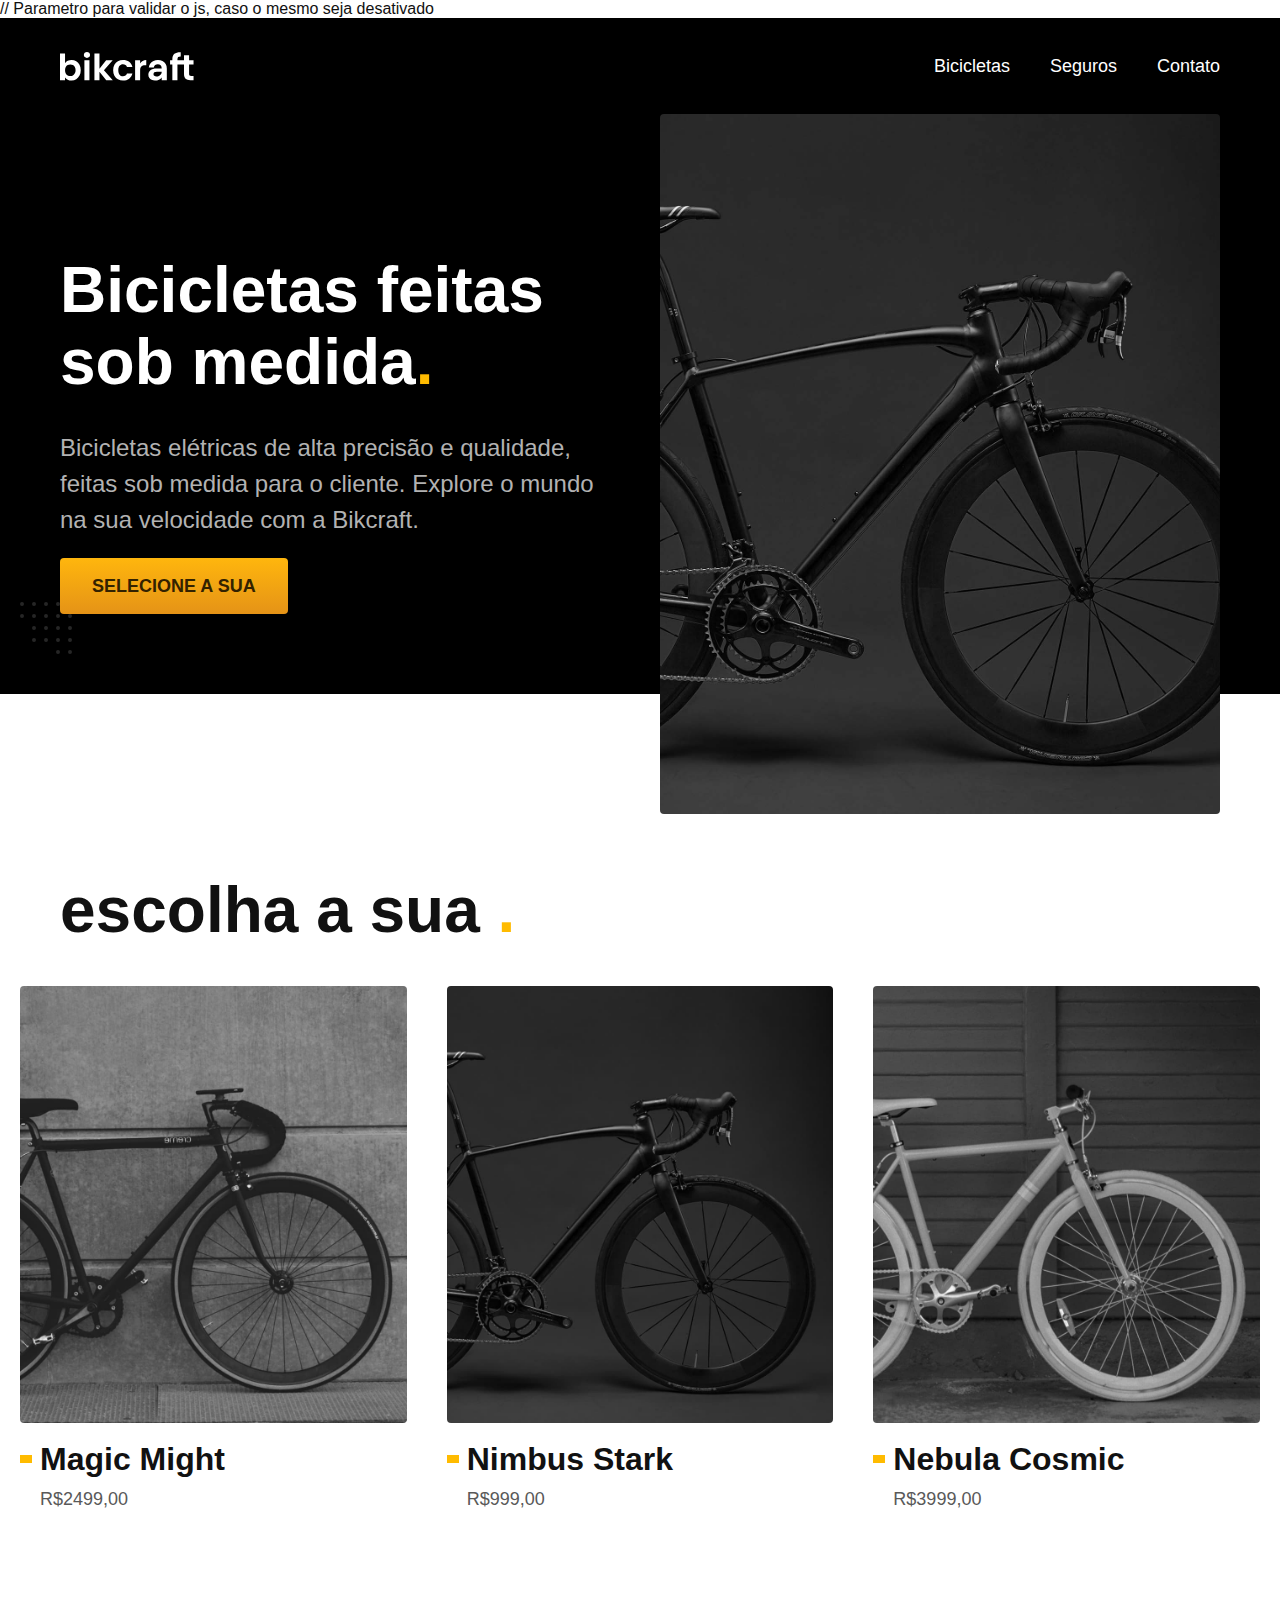
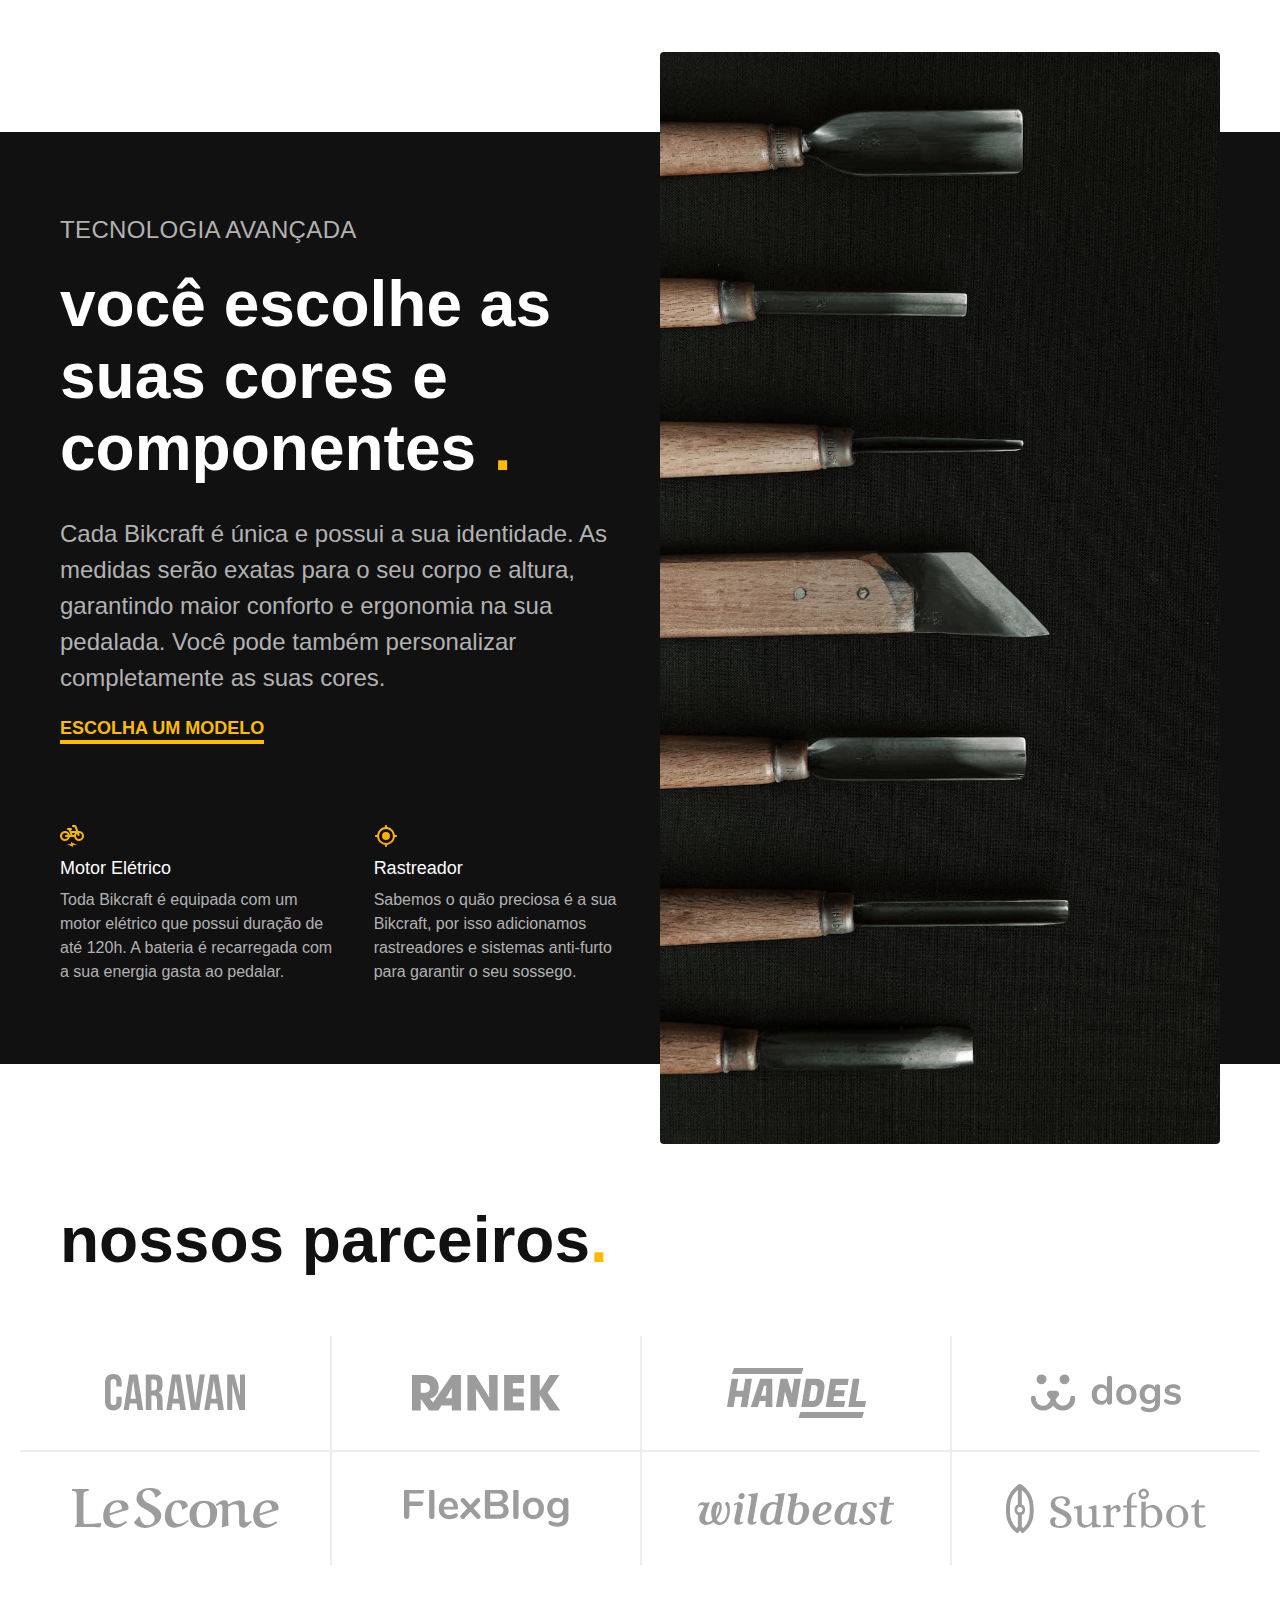
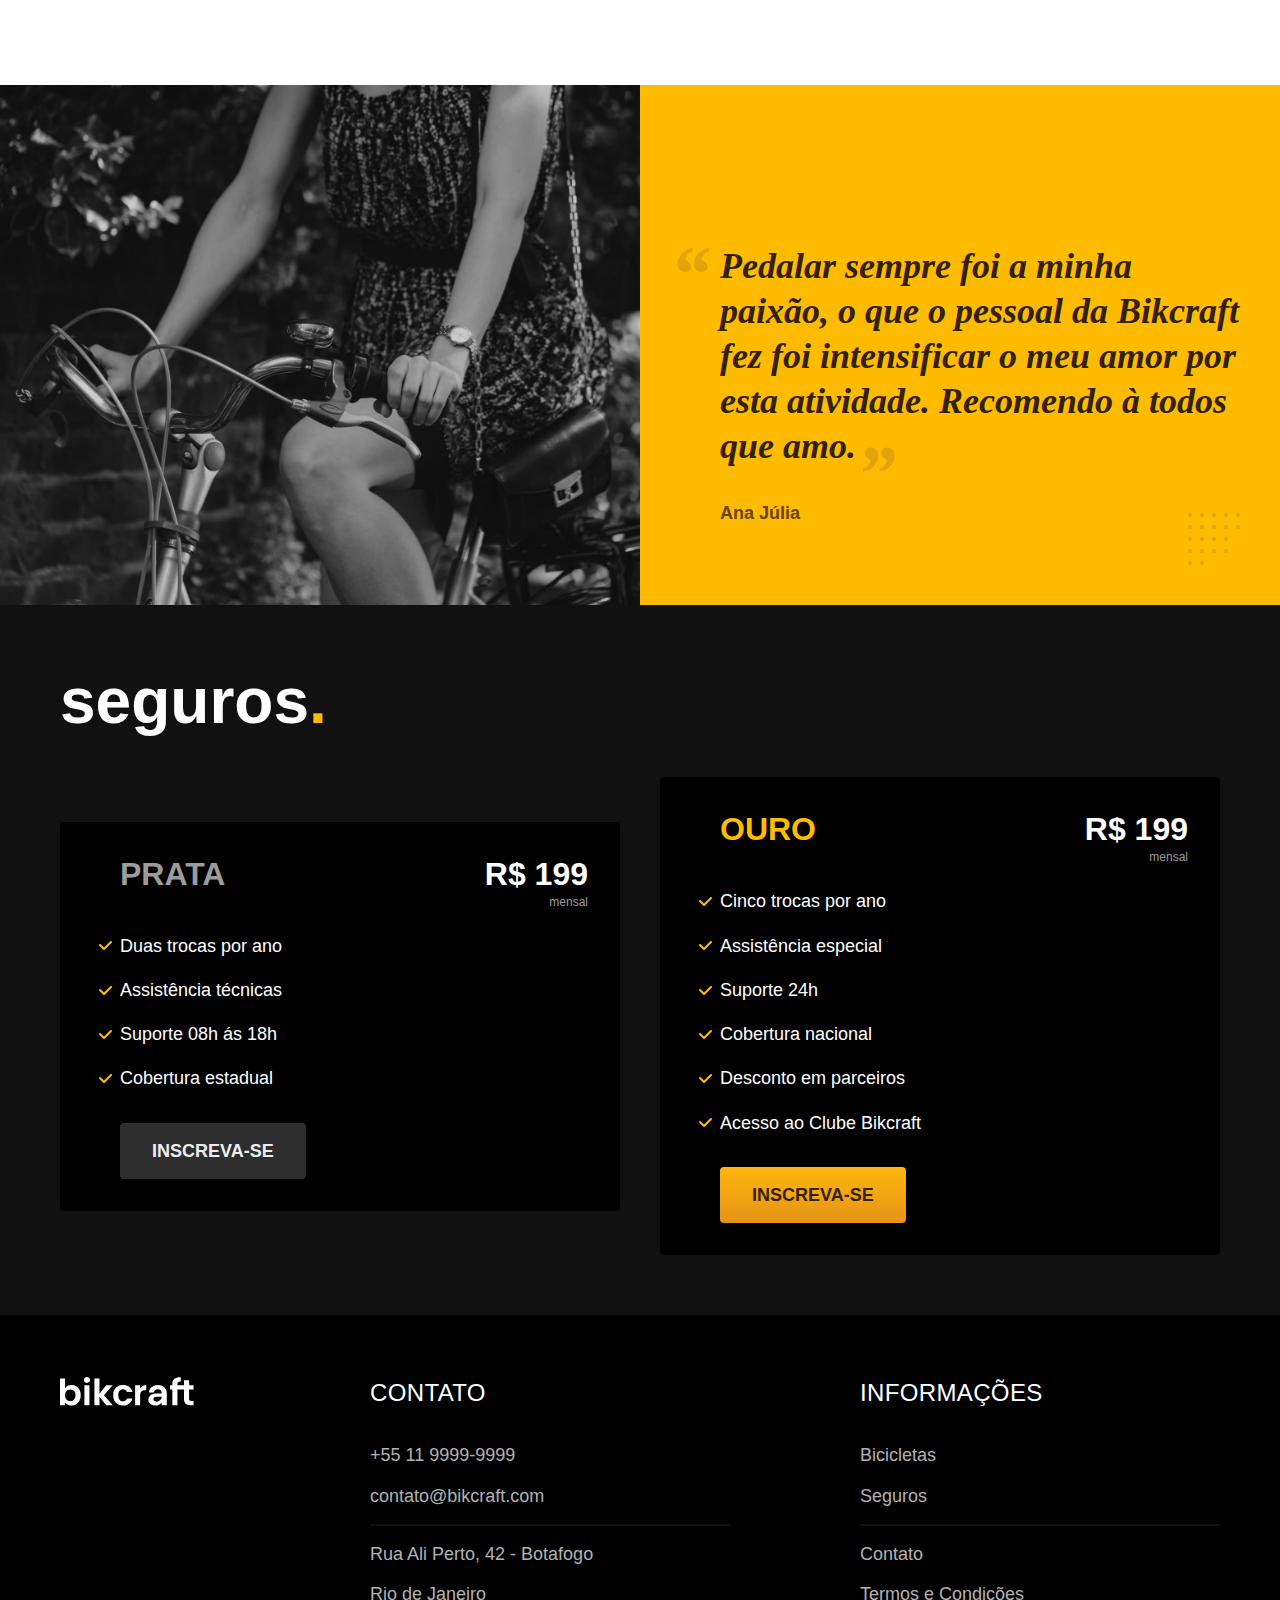
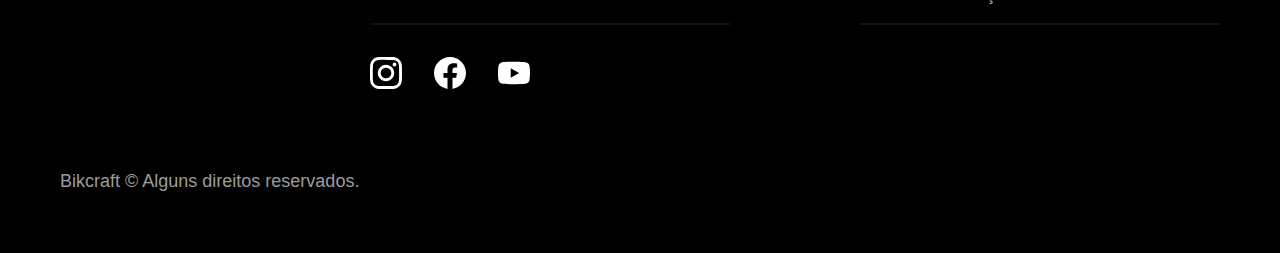
<file: index.html>
<!DOCTYPE html>
<html lang="pt-br">

<head>
  <meta charset="UTF-8">
  <meta http-equiv="X-UA-Compatible" content="IE=edge">
  <meta name="viewport" content="width=device-width, initial-scale=1.0">
  <title>Bikcraft - Bicicletas Elétricas</title>
  <meta name="description" content="Bicicletas elétricas de alta precisão e qualidade, feitas sob medida para você. Explore o mundo na sua velocidade com a Bikcraft.">

  <link rel="preload" href="./css/style.css" as="style">
  <link rel="stylesheet" href="./css/style.css">
  // Parametro para validar o js, caso o mesmo seja desativado
  <script>
    document.documentElement.classList.add('js');
  </script>
</head>

<body>
  <header class="header-bg">
    <div class="header container">
      <a href="./"><img src="./img/bikcraft.svg" width="136" height="32" alt="Bikcraft"></a>

      <nav aria-label="primaria">
        <ul class="header-menu font-1-m cor-0">
          <li><a href="./bicicletas.html">Bicicletas</a></li>
          <li><a href="./seguros.html">Seguros</a></li>
          <li><a href="./contato.html">Contato</a></li>
        </ul>
      </nav>
    </div>
  </header>

  <main class="introducao-bg">
    <div class="introducao container">
      <div class="introducao-conteudo">
        <h1 class="font-1-xxl cor-0" data-anime="200">Bicicletas feitas
          sob medida<span class="cor-p1">.</span></h1>
        <p class="font-2-l cor-5" data-anime="400">Bicicletas elétricas de alta precisão e qualidade, feitas sob medida para o cliente. Explore o mundo na sua velocidade com a Bikcraft.</p>
        <a class="botao" data-anime="600" href="./">Selecione a sua</a>
      </div>
      <picture data-anime="800">
        <!-- Vai carregar somente no Mobile - max-width: 800px -->
        <source media="(max-width: 800px)" srcset="./img/bicicletas/nimbus.jpg">
        <img src="./img/fotos/introducao.jpg" width="1280" height="1600" alt="Bicicleta Elétrica Preta.">
      </picture>
    </div>
  </main>

  <article class="bicicletas-lista">
    <h2 class="font-1-xxl container">escolha a sua <span class="cor-p1">.</span></h2>

    <ul>
      <li>
        <a href="./bicicleta/magic.html">
          <!-- Para saber os tamanhos das imagens, instalamos um pluggin para saber. Definimos na tag os tamanhos, para um perfomece melhor. -->
          <img src="./img/bicicletas/magic-home.jpg" width="920" height="1040" alt="Bicilete preta.">
          <h3 class="font-1-xl">Magic Might</h3>
          <span class="font-2-m cor-8">R$2499,00</span>
        </a>
      </li>
      <li>
        <a href="./bicicleta/nimbus.html">
          <img src="./img/bicicletas/nimbus-home.jpg" width="920" height="1040" alt="Bicilete preta.">
          <h3 class="font-1-xl">Nimbus Stark</h3>
          <span class="font-2-m cor-8">R$999,00</span>
        </a>
      </li>
      <li>
        <a href="./bicicleta/nebula.html">
          <img src="./img/bicicletas/nebula-home.jpg" width="920" height="1040" alt="Bicilete preta.">
          <h3 class="font-1-xl">Nebula Cosmic</h3>
          <span class="font-2-m cor-8">R$3999,00</span>
        </a>
      </li>
    </ul>
  </article>

  <article class="tecnologia-bg">
    <div class="tecnologia container">
      <div class="tecnologia-conteudo">
        <span class="font-2-l-b cor-5">Tecnologia Avançada</span>
        <h2 class="font-1-xxl cor-0">você escolhe as suas cores e componentes <span class="cor-p1">.</span></h2>
        <p class="font-2-l cor-5">Cada Bikcraft é única e possui a sua identidade. As medidas serão exatas para o seu corpo e altura, garantindo maior conforto e ergonomia na sua pedalada. Você pode também personalizar completamente as suas cores.</p>
        <a class="link" href="./bicicletas.html">Escolha um modelo</a>
        <div class="tecnologia-vantagens">
          <div>
            <!-- Aqui não definimos o tamanho exato, pois já informamos no CSS um width = 24px, e o CSS é mais válido que o HTML. Então, para não haver um distorção na img, colocamos ambos os tamanhos de 24px -->
            <img src="./img/icones/eletrica.svg" width="24" height="24" alt="">
            <h3 class="font-1-m cor-0">Motor Elétrico</h3>
            <p class="font-2-s cor-5">Toda Bikcraft é equipada com um motor elétrico que possui duração de até 120h. A bateria é recarregada com a sua energia gasta ao pedalar.</p>
          </div>
          <div>
            <img src="./img/icones/rastreador.svg" width="24" height="24" alt="">
            <h3 class="font-1-m cor-0">Rastreador</h3>
            <p class="font-2-s cor-5"> Sabemos o quão preciosa é a sua Bikcraft, por isso adicionamos rastreadores e sistemas anti-furto para garantir o seu sossego.</p>
          </div>
        </div>
      </div>
      <div class="tecnologia-imagem">
        <img src="./img/fotos/tecnologia.jpg" width="1200" height="1920" alt="">
      </div>
    </div>
  </article>

  <section class="parceiros" aria-label="Nossos Parceiros">
    <h2 class="font-1-xxl container">nossos parceiros<span class="cor-p1">.</span></h2>

    <ul>
      <li><img src="./img/parceiros/caravan.svg" width="140" height="38" alt="Caravan"></li>
      <li><img src="./img/parceiros/ranek.svg" width="149" height="36" alt="ranek.svg"></li>
      <li><img src="./img/parceiros/handel.svg" width="139" height="50" alt="handel"></li>
      <li><img src="./img/parceiros/dogs.svg" width="152" height="39" alt="dogs"></li>
      <li><img src="./img/parceiros/lescone.svg" width="208" height="41" alt="lescone"></li>
      <li><img src="./img/parceiros/flexblog.svg" width="165" height="38" alt="flexblog"></li>
      <li><img src="./img/parceiros/wildbeast.svg" width="196" height="34" alt="wildbeast"></li>
      <li><img src="./img/parceiros/surfbot.svg" width="200" height="49" alt="surfbot"></li>
    </ul>
  </section>

  <section class="depoimento" aria-label="Depoimento">
    <div>
      <img src="./img/fotos/depoimento.jpg" width="1560" height="1360" alt="Uma pessoa pedalando uma bicicleta Bikcraft">
    </div>

    <div class="depoimento-conteudo">
      <blockquote class="font-1-xl cor-p5">
        <p>Pedalar sempre foi a minha paixão, o que o pessoal da Bikcraft fez foi intensificar o meu amor por esta atividade. Recomendo à todos que amo.</p>
      </blockquote>
      <span class="font-1-m-b cor-p4">Ana Júlia</span>
    </div>
  </section>

  <article class="seguros-bg">
    <div class="seguros container">
      <h2 class="font-1-xxl cor-0">seguros<span class="cor-p1">.</span></h2>
      <div class="seguros-item">
        <h3 class="font-1-xl cor-6">PRATA</h3>
        <span class="font-1-xl cor-0">R$ 199 <span class="font-1-xs cor-6">mensal</span></span>
        <ul class="font-2-m cor-0">
          <li>Duas trocas por ano</li>
          <li>Assistência técnicas</li>
          <li>Suporte 08h ás 18h</li>
          <li>Cobertura estadual</li>
        </ul>
        <a href="./orcamento.html" class="botao secundario">Inscreva-se</a>
      </div>

      <div class="seguros-item">
        <h3 class="font-1-xl cor-p1">OURO</h3>
        <span class="font-1-xl cor-0">R$ 199 <span class="font-1-xs cor-6">mensal</span></span>
        <ul class="font-2-m cor-0">
          <li>Cinco trocas por ano</li>
          <li>Assistência especial</li>
          <li>Suporte 24h</li>
          <li>Cobertura nacional</li>
          <li>Desconto em parceiros</li>
          <li>Acesso ao Clube Bikcraft</li>
        </ul>
        <a href="./orcamento.html" class="botao">Inscreva-se</a>
      </div>
    </div>
  </article>

  <footer class="footer-bg">
    <div class="footer container">
      <img src="./img/bikcraft.svg" width="136" height="32" alt="Bikcraft">
      <div class="footer-contato">
        <h3 class="font-2-l-b cor-0">Contato</h3>
        <ul class="font-2-m cor-5 ">
          <li><a href="tel:+5511999999999">+55 11 9999-9999</a></li>
          <li><a href="mailto:contato@bikcraft.com">contato@bikcraft.com</a></li>
          <li>Rua Ali Perto, 42 - Botafogo</li>
          <li>Rio de Janeiro</li>
        </ul>
        <div class="footer-redes">
          <a href="./"><img src="./img/redes/instagram.svg" width="32" height="32" alt=""></a>
          <a href="./"><img src="./img/redes/facebook.svg" width="32" height="32" alt=""></a>
          <a href="./"><img src="./img/redes/youtube.svg" width="32" height="32" alt=""></a>
        </div>
      </div>
      <div class="footer-informacoes">
        <h3 class="font-2-l-b cor-0">Informações</h3>
        <nav>
          <ul class="font-1-m cor-5">
            <li><a href="./bicicletas.html">Bicicletas</a></li>
            <li><a href="./seguros.html">Seguros</a></li>
            <li><a href="./contato.html">Contato</a></li>
            <li><a href="./termos.html">Termos e Condições</a></li>
          </ul>
        </nav>
      </div>
      <p class="footer-copy font-2-m cor-6">Bikcraft © Alguns direitos reservados. </p>
    </div>
  </footer>
  <script src="./js/plugins/simple-anime.js"></script>
  <script src="./js/script.js"></script>
</body>

</html>
</file>
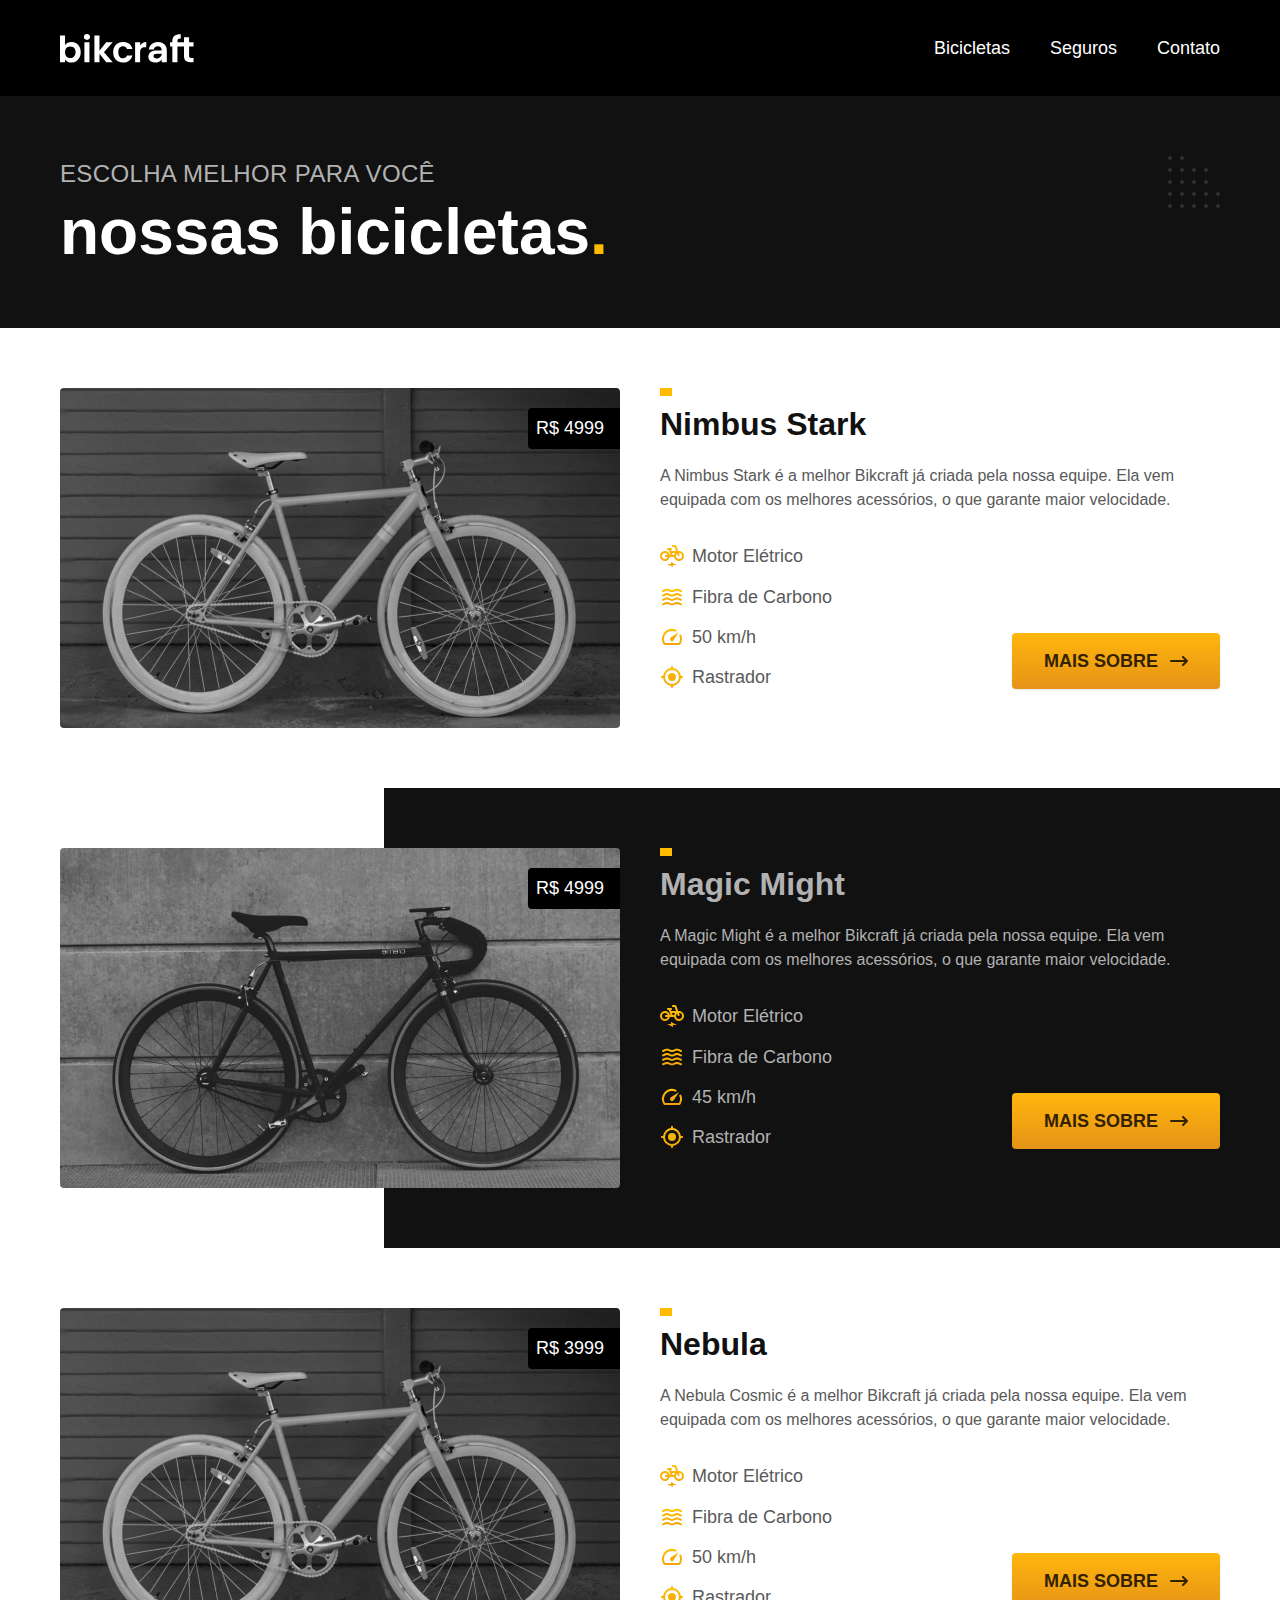
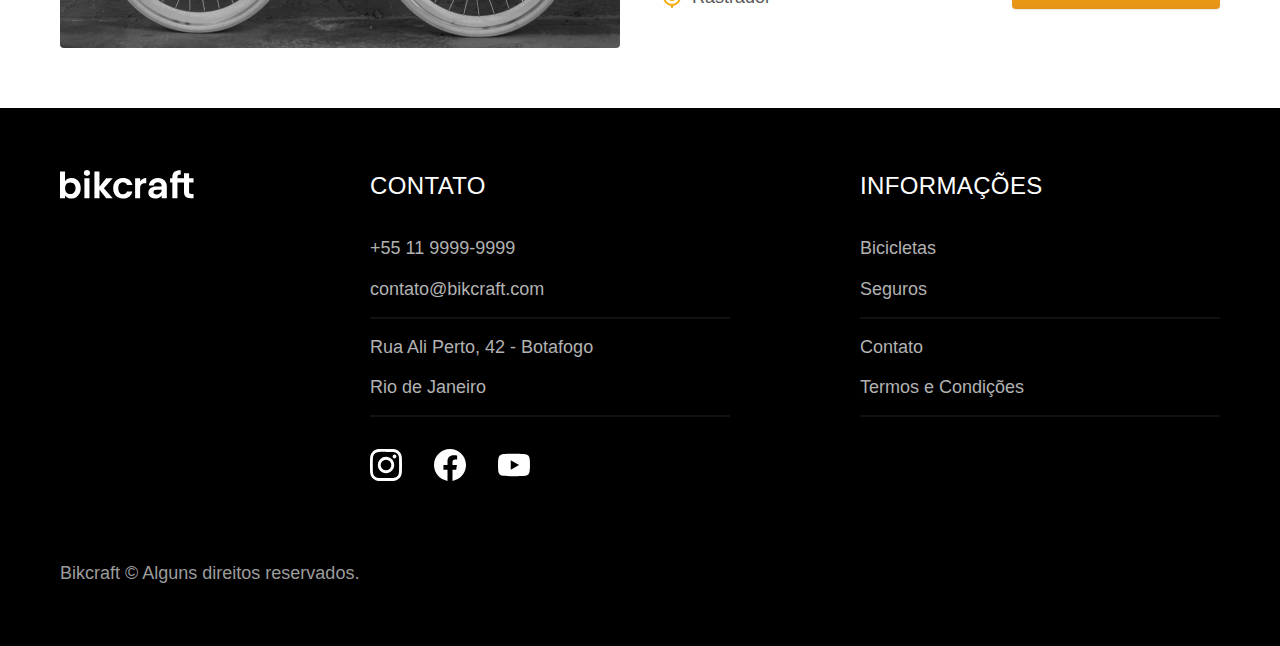
<file: bicicletas.html>
<!DOCTYPE html>
<html lang="pt-br">

<head>
  <meta charset="UTF-8">
  <meta http-equiv="X-UA-Compatible" content="IE=edge">
  <meta name="viewport" content="width=device-width, initial-scale=1.0">
  <title>Bicicletas | Bikcraft</title>
  <meta name="description" content="Termos e Condições">

  <link rel="preload" href="./css/style.css" as="style">
  <link rel="stylesheet" href="./css/style.css">
  <!-- <link rel="preconnect" href="https://fonts.googleapis.com">
  <link rel="preconnect" href="https://fonts.gstatic.com" crossorigin>
  <link href="https://fonts.googleapis.com/css2?family=Fira+Sans:wght@400;700&family=Poppins:wght@400;600&family=Roboto:wght@400;500&display=swap" rel="stylesheet"> -->
  <script>
    document.documentElement.classList.add('js')
  </script>

<body id="bicicletas">
  <header class="header-bg">
    <div class="header container">
      <a href="./"><img src="./img/bikcraft.svg" alt="Bikcraft"></a>

      <nav aria-label="primaria">
        <ul class="header-menu font-1-m cor-0">
          <li><a href="./bicicletas.html">Bicicletas</a></li>
          <li><a href="./seguros.html">Seguros</a></li>
          <li><a href="./contato.html">Contato</a></li>
        </ul>
      </nav>
    </div>
  </header>

  <main>
    <div class="titulo-bg">
      <div class="titulo container">
        <p class="font-2-l-b cor-5">Escolha melhor para você</p>
        <h1 class="font-1-xxl cor-0">nossas bicicletas<span class="cor-p1">.</span>
        </h1>
      </div>
    </div>


    <div class="bicicletas container">
      <div class="bicicletas-imagem">
        <img src="./img/bicicletas/nebula.jpg" alt="Bicicleta preta">
        <span class="font-2-m cor-0">R$ 4999</span>
      </div>
      <div class="bicicletas-conteudo">
        <h2 class="font-1-xl">Nimbus Stark</h2>
        <p class="font-2-s cor-8">A Nimbus Stark é a melhor Bikcraft já criada pela nossa equipe. Ela vem equipada com os melhores acessórios, o que garante maior velocidade.</p>
        <ul class="font-1-m cor-8">
          <li><img src="./img/icones/eletrica.svg" alt="">
            Motor Elétrico
          </li>
          <li><img src="./img/icones/carbono.svg" alt="">
            Fibra de Carbono
          </li>
          <li><img src="./img/icones/velocidade.svg" alt="">
            50 km/h
          </li>
          <li><img src="./img/icones/rastreador.svg" alt="">
            Rastrador
          </li>
        </ul>
        <a href="./bicicleta/nimbus.html" class="botao seta">Mais Sobre</a>
      </div>
    </div>


    <div class="bicicletas-bg">
      <div class="bicicletas container">
        <div class="bicicletas-imagem">
          <img src="./img/bicicletas/magic.jpg" alt="Bicicleta preta">
          <span class="font-2-m cor-0">R$ 4999</span>
        </div>
        <div class="bicicletas-conteudo">
          <h2 class="font-1-xl cor-5"> Magic Might</h2>
          <p class="font-2-s cor-5">A Magic Might é a melhor Bikcraft já criada pela nossa equipe. Ela vem equipada com os melhores acessórios, o que garante maior velocidade.</p>
          <ul class="font-1-m cor-5">
            <li><img src="./img/icones/eletrica.svg" alt="">
              Motor Elétrico
            </li>
            <li><img src="./img/icones/carbono.svg" alt="">
              Fibra de Carbono
            </li>
            <li><img src="./img/icones/velocidade.svg" alt="">
              45 km/h
            </li>
            <li><img src="./img/icones/rastreador.svg" alt="">
              Rastrador
            </li>
          </ul>
          <a href="./bicicleta/magic.html" class="botao seta">Mais Sobre</a>
        </div>
      </div>
    </div>


    <div class="bicicletas container">
      <div class="bicicletas-imagem">
        <img src="./img/bicicletas/nebula.jpg" alt="Bicicleta preta">
        <span class="font-2-m cor-0">R$ 3999</span>
      </div>
      <div class="bicicletas-conteudo">
        <h2 class="font-1-xl">Nebula</h2>
        <p class="font-2-s cor-8">A Nebula Cosmic é a melhor Bikcraft já criada pela nossa equipe. Ela vem equipada com os melhores acessórios, o que garante maior velocidade.</p>
        <ul class="font-1-m cor-8">
          <li><img src="./img/icones/eletrica.svg" alt="">
            Motor Elétrico
          </li>
          <li><img src="./img/icones/carbono.svg" alt="">
            Fibra de Carbono
          </li>
          <li><img src="./img/icones/velocidade.svg" alt="">
            50 km/h
          </li>
          <li><img src="./img/icones/rastreador.svg" alt="">
            Rastrador
          </li>
        </ul>
        <a href="./bicicleta/nebula.html" class="botao seta">Mais Sobre</a>
      </div>
    </div>

  </main>

  <footer class="footer-bg">
    <div class="footer container">
      <img src="./img/bikcraft.svg" alt="Bikcraft">
      <div class="footer-contato">
        <h3 class="font-2-l-b cor-0">Contato</h3>
        <ul class="font-2-m cor-5 ">
          <li><a href="tel:+5511999999999">+55 11 9999-9999</a></li>
          <li><a href="mailto:contato@bikcraft.com">contato@bikcraft.com</a></li>
          <li>Rua Ali Perto, 42 - Botafogo</li>
          <li>Rio de Janeiro</li>
        </ul>
        <div class="footer-redes">
          <a href="./"><img src="./img/redes/instagram.svg" alt=""></a>
          <a href="./"><img src="./img/redes/facebook.svg" alt=""></a>
          <a href="./"><img src="./img/redes/youtube.svg" alt=""></a>
        </div>
      </div>
      <div class="footer-informacoes">
        <h3 class="font-2-l-b cor-0">Informações</h3>
        <nav>
          <ul class="font-1-m cor-5">
            <li><a href="#bicicletas">Bicicletas</a></li>
            <li><a href="#seguros">Seguros</a></li>
            <li><a href="#contato">Contato</a></li>
            <li><a href="#contato">Termos e Condições</a></li>
          </ul>
        </nav>
      </div>
      <p class="footer-copy font-2-m cor-6">Bikcraft © Alguns direitos reservados. </p>
    </div>
  </footer>
  <script src="./js/script.js"></script>
</body>

</html>
</file>
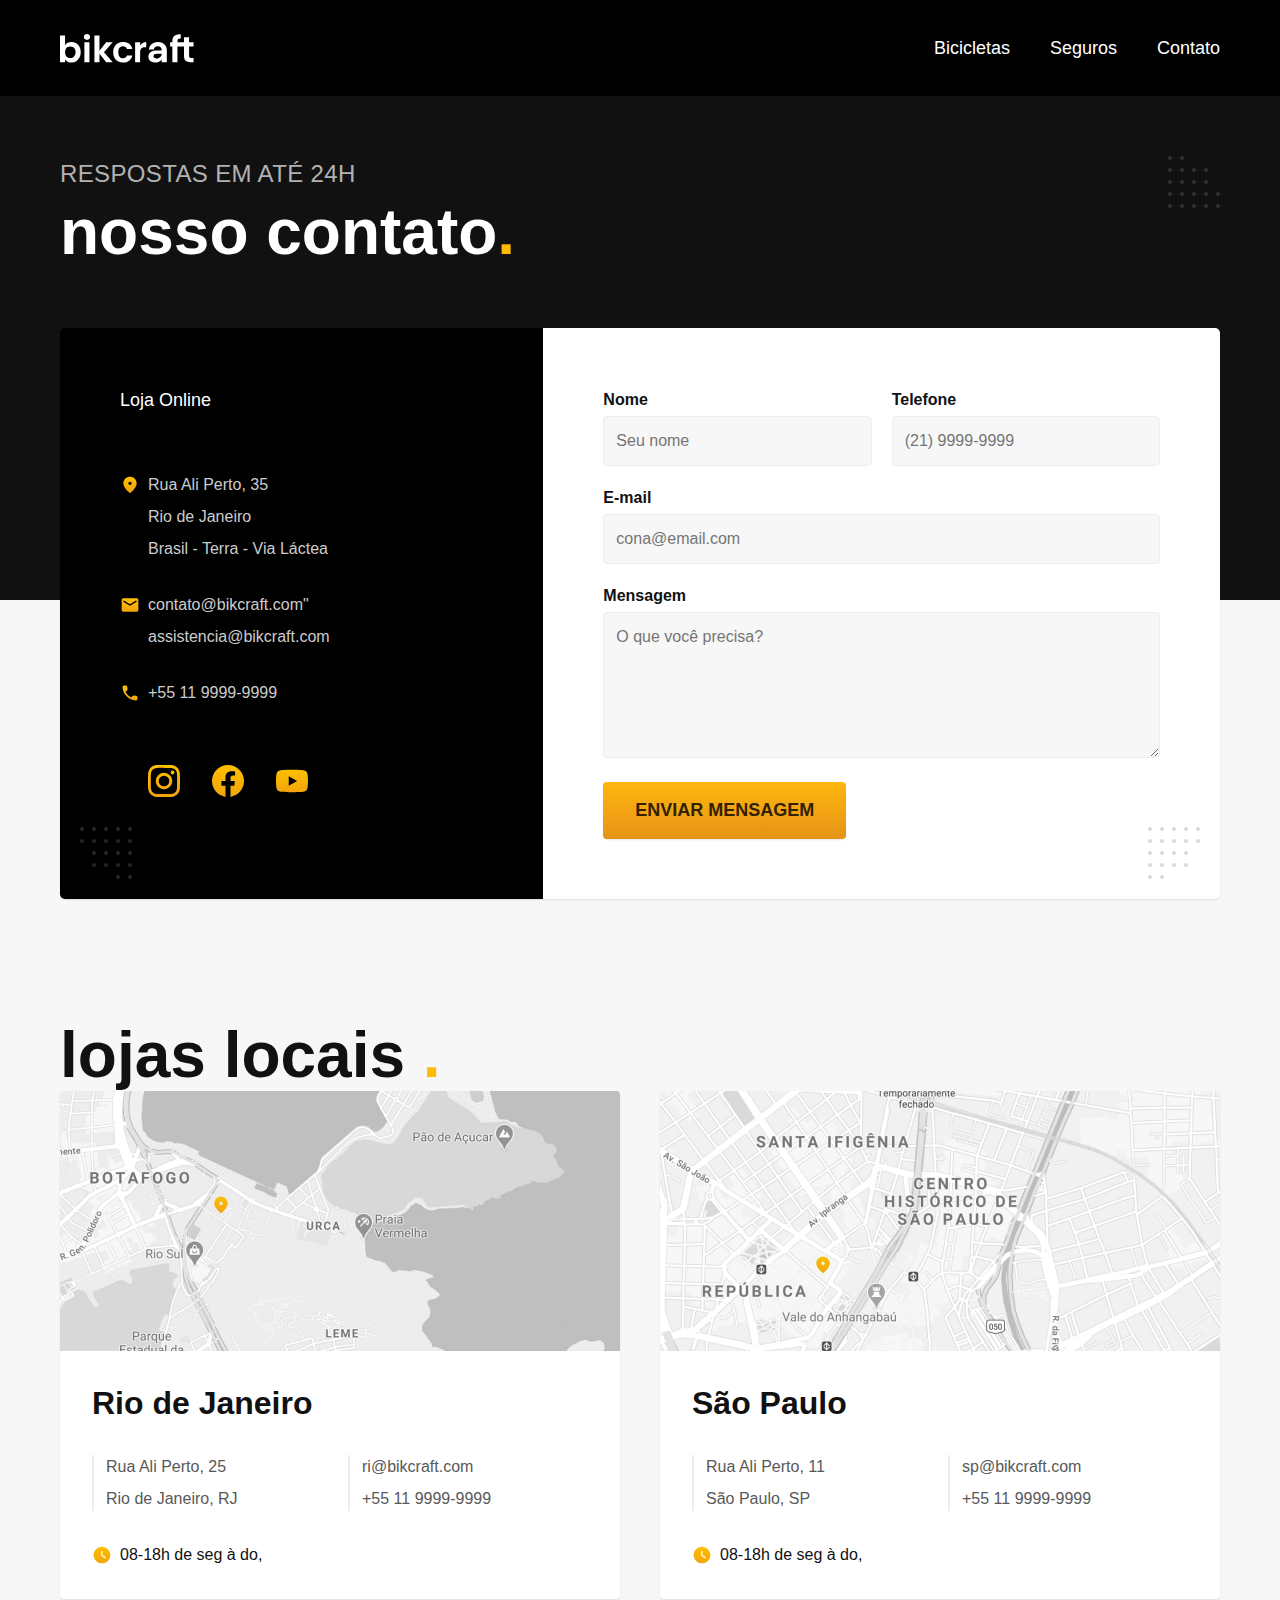
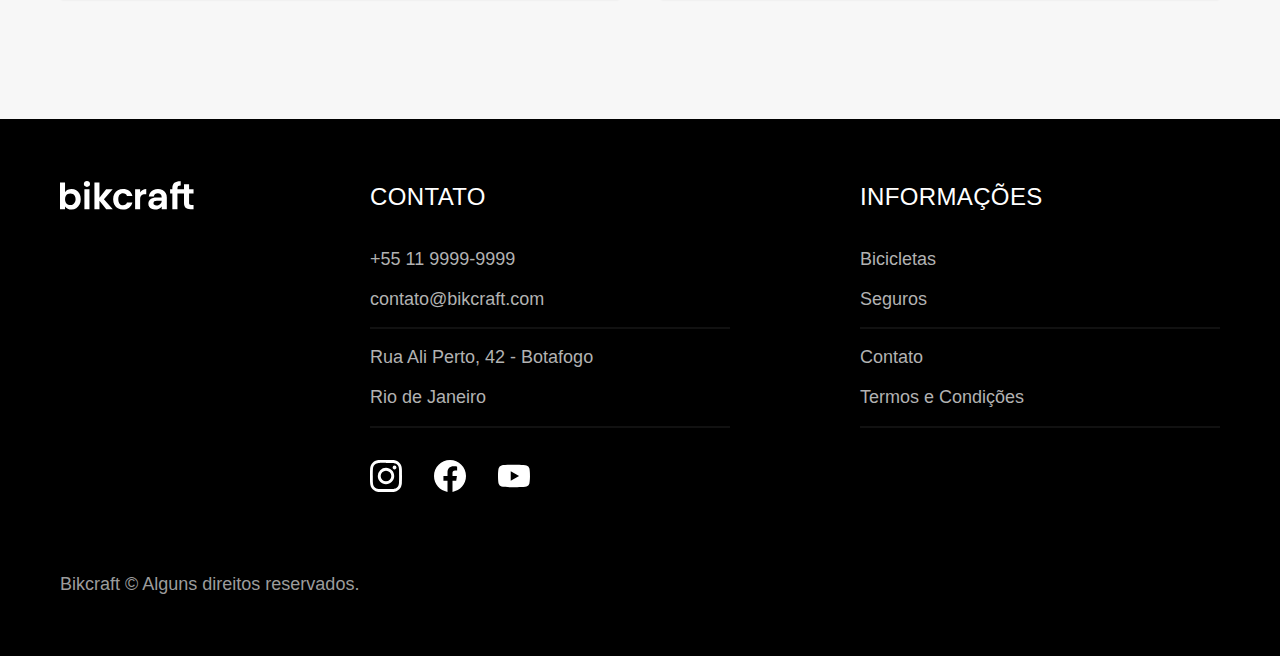
<file: contato.html>
<!DOCTYPE html>
<html lang="pt-br">

<head>
  <meta charset="UTF-8">
  <meta http-equiv="X-UA-Compatible" content="IE=edge">
  <meta name="viewport" content="width=device-width, initial-scale=1.0">
  <title>Contato| Bikcraft</title>
  <meta name="description" content="Contato">

  <link rel="preload" href="./css/style.css" as="style">
  <link rel="stylesheet" href="./css/style.css">
  <!-- <link rel="preconnect" href="https://fonts.googleapis.com">
  <link rel="preconnect" href="https://fonts.gstatic.com" crossorigin>
  <link href="https://fonts.googleapis.com/css2?family=Fira+Sans:wght@400;700&family=Poppins:wght@400;600&family=Roboto:wght@400;500&display=swap" rel="stylesheet"> -->
</head>

<body id="contato">
  <header class="header-bg">
    <div class="header container">
      <a href="./"><img src="./img/bikcraft.svg" alt="Bikcraft"></a>

      <nav aria-label="primaria">
        <ul class="header-menu font-1-m cor-0">
          <li><a href="./bicicletas.html">Bicicletas</a></li>
          <li><a href="./seguros.html">Seguros</a></li>
          <li><a href="./contato.html">Contato</a></li>
        </ul>
      </nav>
    </div>
  </header>

  <main>
    <div class="titulo-bg">
      <div class="titulo container">
        <p class="font-2-l-b cor-5">Respostas em até 24h</p>
        <h1 class="font-1-xxl cor-0">nosso contato<span class="cor-p1">.</span>
        </h1>
      </div>
    </div>

    <div class="contato container">
      <section class="contato-dados" aria-label="Endereço">
        <h2 class="font-1-m cor-0">Loja Online</h2>
        <div class="contato-endereco font-2-s cor-4">
          <p>Rua Ali Perto, 35</p>
          <p>Rio de Janeiro</p>
          <p>Brasil - Terra - Via Láctea</p>
        </div>
        <!-- <address> Colocar os meios de contatos -->
        <address class="contato-meios font-2-s cor-4">
          <a href="mailto:contato@bikcraft.com">contato@bikcraft.com"</a>
          <a href="mailto:assistencia@bikcraft.com">assistencia@bikcraft.com</a>
          <a href="tel:+5511999999999">+55 11 9999-9999</a>
        </address>
        <div class="contato-redes">
          <a href="./"><img src="./img/redes/instagram-p.svg" alt=""></a>
          <a href="./"><img src="./img/redes/facebook-p.svg" alt=""></a>
          <a href="./"><img src="./img/redes/youtube-p.svg" alt=""></a>
        </div>
      </section>
      <section class="contato-formulario" aria-label="Formulário">
        <form class="form" action="./contato.html">
          <div>
            <label for="nome">Nome</label>
            <input type="text" id="nome" name="nome" placeholder="Seu nome">
          </div>
          <div>
            <label for="nome">Telefone</label>
            <input type="text" id="telefone" name="telefone" placeholder="(21) 9999-9999">
          </div>
          <div class="col-2">
            <label for="email">E-mail</label>
            <input type="email" id="email" name="email" placeholder="cona@email.com">
          </div>
          <div class="col-2">
            <label for="mensagem">Mensagem</label>
            <textarea rows="5" id="mensagem" name="mensagem" placeholder="O que você precisa?"></textarea>
          </div>
          <button class="botao col-2">Enviar Mensagem</button>
        </form>

      </section>
    </div>
  </main>

  <article class="lojas container">
    <h2 class="font-1-xxl">lojas locais <span class="cor-p1">.</span></h2>
    <div class="lojas-item">
      <img src="./img/lojas/rj.jpg" alt="mapa marcando o endereço em  Rua Ali Perto, 25 - Rio de Janeiro - RJ">
      <div class="lojas-conteudo">
        <h3 class="font-1-xl">Rio de Janeiro</h3>
        <div class="lojas-dados font-2-s cor-8">
          <p>Rua Ali Perto, 25</p>
          <p>Rio de Janeiro, RJ</p>
        </div>
        <div class="lojas-dados font-2-s cor-8">
          <a href="mailto:ri@bikcraft.com">ri@bikcraft.com</a>
          <a href="tel:+5511999999999">+55 11 9999-9999</a>
        </div>
        <p class="lojas-tempo font-1-s"> <img src="./img/icones/horario.svg" alt=""> 08-18h de seg à do,</p>
      </div>
    </div>

    <div class="lojas-item">
      <img src="./img/lojas/sp.jpg" alt="mapa marcando o endereço em  Rua Ali Perto, 25 - São Paulo - SP">
      <div class="lojas-conteudo">
        <h3 class="font-1-xl">São Paulo</h3>
        <div class="lojas-dados font-2-s cor-8">
          <p>Rua Ali Perto, 11</p>
          <p>São Paulo, SP</p>
        </div>
        <div class="lojas-dados font-2-s cor-8">
          <a href="mailto:sp@bikcraft.com">sp@bikcraft.com</a>
          <a href="tel:+5511999999999">+55 11 9999-9999</a>
        </div>
        <p class="lojas-tempo font-1-s"> <img src="./img/icones/horario.svg" alt=""> 08-18h de seg à do,</p>
      </div>
    </div>
  </article>


  <footer class="footer-bg">
    <div class="footer container">
      <img src="./img/bikcraft.svg" alt="Bikcraft">
      <div class="footer-contato">
        <h3 class="font-2-l-b cor-0">Contato</h3>
        <ul class="font-2-m cor-5 ">
          <li><a href="tel:+5511999999999">+55 11 9999-9999</a></li>
          <li><a href="mailto:contato@bikcraft.com">contato@bikcraft.com</a></li>
          <li>Rua Ali Perto, 42 - Botafogo</li>
          <li>Rio de Janeiro</li>
        </ul>
        <div class="footer-redes">
          <a href="./"><img src="./img/redes/instagram.svg" alt=""></a>
          <a href="./"><img src="./img/redes/facebook.svg" alt=""></a>
          <a href="./"><img src="./img/redes/youtube.svg" alt=""></a>
        </div>
      </div>
      <div class="footer-informacoes">
        <h3 class="font-2-l-b cor-0">Informações</h3>
        <nav>
          <ul class="font-1-m cor-5">
            <li><a href="#bicicletas">Bicicletas</a></li>
            <li><a href="#seguros">Seguros</a></li>
            <li><a href="#contato">Contato</a></li>
            <li><a href="#contato">Termos e Condições</a></li>
          </ul>
        </nav>
      </div>
      <p class="footer-copy font-2-m cor-6">Bikcraft © Alguns direitos reservados. </p>
    </div>
  </footer>
  <script src="./js/script.js"></script>
</body>

</html>
</file>
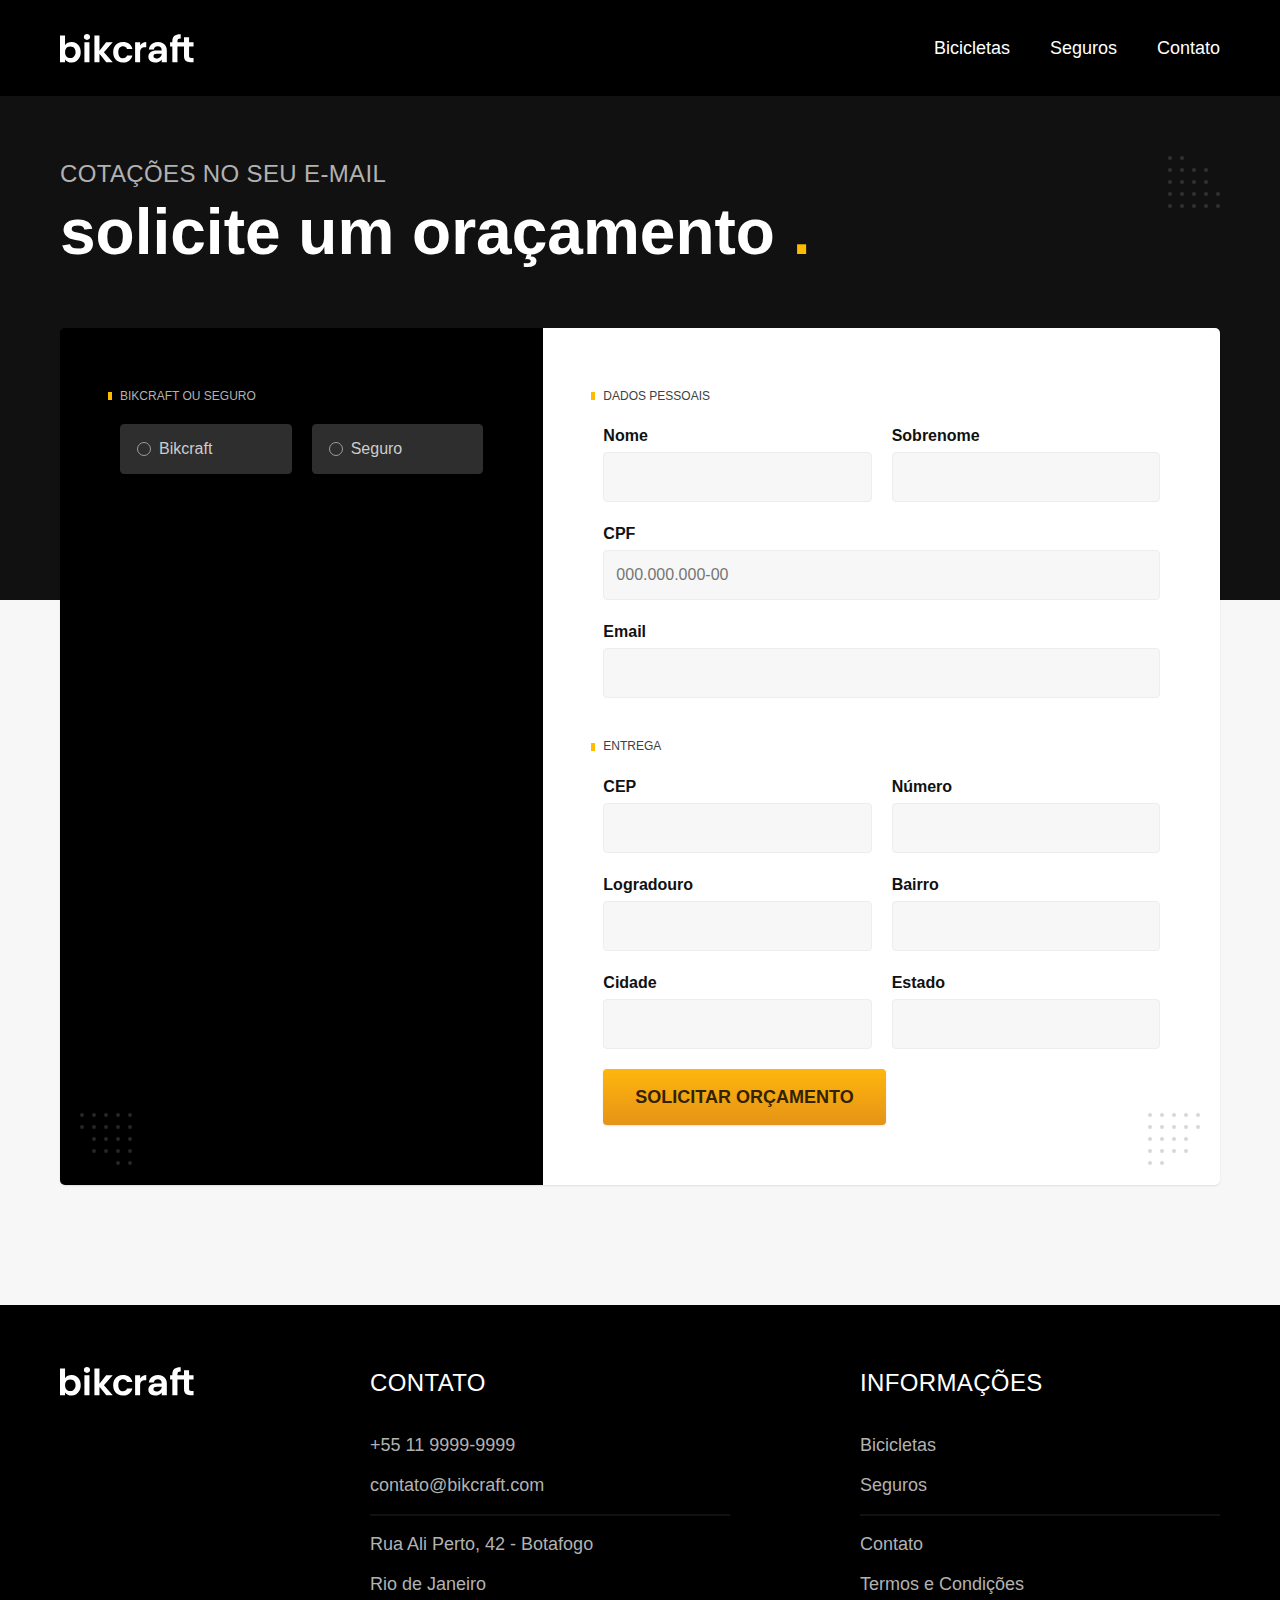
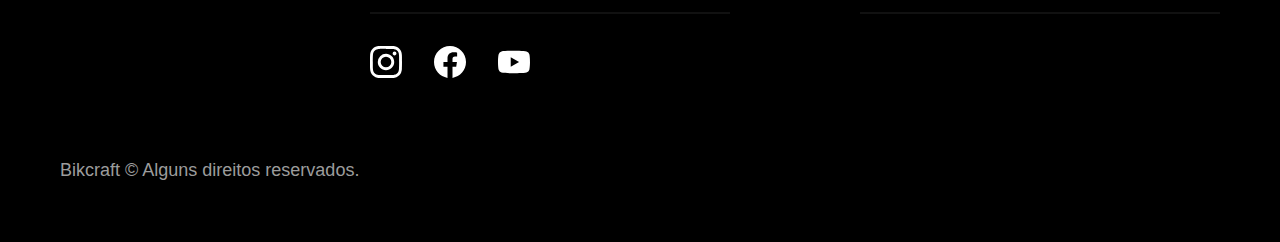
<file: orcamento.html>
<!DOCTYPE html>
<html lang="pt-br">

<head>
  <meta charset="UTF-8">
  <meta name="viewport" content="width=device-width, initial-scale=1.0">
  <title>Orçamento | Bikcraft</title>
  <meta name="description" content="Orçamento">

  <link rel="preload" href="./css/style.css" as="style">
  <link rel="stylesheet" href="./css/style.css">

  <script>
    document.documentElement.classList.add('js')
  </script>

<body id="orcamento">
  <header class="header-bg">
    <div class="header container">
      <a href="./"><img src="./img/bikcraft.svg" alt="Bikcraft"></a>

      <nav aria-label="primaria">
        <ul class="header-menu font-1-m cor-0">
          <li><a href="#bicicletas">Bicicletas</a></li>
          <li><a href="#seguros">Seguros</a></li>
          <li><a href="#contato">Contato</a></li>
        </ul>
      </nav>
    </div>
  </header>

  <main>
    <div class="titulo-bg">
      <div class="titulo container">
        <p class="font-2-l-b cor-5">Cotações no seu e-mail</p>
        <h1 class="font-1-xxl cor-0">solicite um oraçamento <span class="cor-p1">.</span>
        </h1>
      </div>
    </div>

    <form class="orcamento container" action="./">
      <div class="orcamento-produto">
        <h2 class="font-1-xs cor-5">Bikcraft ou Seguro</h2>

        <input type="radio" name="tipo" value="bikcraft" id="bikcraft">
        <label for="bikcraft">Bikcraft</label>

        <input type="radio" name="tipo" value="seguro" id="seguro">
        <label for="seguro">Seguro</label>

        <div class="orcamento-conteudo" id="orcamento-bikcraft">
          <h2 class="font-1-xs cor-5">Escolha a sua </h2>

          <input type="radio" name="produto" value="nimbus" id="nimbus">
          <label for="nimbus">Nimbus Stark <span>R$ 4999</span></label>
          <div class="orcamento-detalhes">
            <ul class="font-1-xs cor-8">
              <li><img src="./img/icones/eletrica.svg" alt="">Motor Elétrico</li>
              <li><img src="./img/icones/carbono.svg" alt="">Fibra de Carbono</li>
              <li><img src="./img/icones/velocidade.svg" alt="">50 km/h</li>
              <li><img src="./img/icones/rastreador.svg" alt="">Rastreador</li>
            </ul>
            <img src="./img/bicicletas/nimbus.jpg" alt="Bicicleta Preta">
          </div>

          <input type="radio" name="produto" value="magic" id="magic">
          <label for="magic">Magic Might <span>R$ 2499</span></label>
          <div class="orcamento-detalhes">
            <ul class="font-1-xs cor-8">
              <li><img src="./img/icones/eletrica.svg" alt="">Motor Elétrico</li>
              <li><img src="./img/icones/carbono.svg" alt="">Fibra de Carbono</li>
              <li><img src="./img/icones/velocidade.svg" alt="">45 km/h</li>
              <li><img src="./img/icones/rastreador.svg" alt="">Rastreador</li>
            </ul>
            <img src="./img/bicicletas/magic.jpg" alt="Bicicleta Preta">
          </div>

          <input type="radio" name="produto" value="nebula" id="nebula">
          <label for="nebula">Nebula Cosmic <span>R$ 3999</span></label>
          <div class="orcamento-detalhes">
            <ul class="font-1-xs cor-8">
              <li><img src="./img/icones/eletrica.svg" alt="">Motor Elétrico</li>
              <li><img src="./img/icones/carbono.svg" alt="">Fibra de Carbono</li>
              <li><img src="./img/icones/velocidade.svg" alt="">40 km/h</li>
              <li><img src="./img/icones/rastreador.svg" alt="">Rastreador</li>
            </ul>
            <img src="./img/bicicletas/nebula.jpg" alt="Bicicleta Branca">
          </div>
        </div>

        <div class="orcamento-conteudo" id="orcamento-seguro">
          <h2 class="font-1-xs cor-5">Escolha o plano</h2>

          <input type="radio" name="produto" value="prata" id="prata">
          <label for="prata">Prata <span>R$ 199</span></label>

          <input type="radio" name="produto" value="ouro" id="ouro">
          <label for="ouro">Ouro <span>R$ 299</span></label>
        </div>

      </div>
      <div class="orcamento-dados form">
        <h2 class="font-1-xs cor-9 col-2">Dados pessoais</h2>
        <div>
          <label for="nome">Nome</label>
          <input type="text" id="nome" name="nome">
        </div>
        <div>
          <label for="sobrenome">Sobrenome</label>
          <input type="text" id="sobrenome" name="sobrenome">
        </div>
        <div class="col-2">
          <label for="cpf">CPF</label>
          <input type="text" id="cpf" name="cpf" placeholder="000.000.000-00">
        </div>
        <div class="col-2">
          <label for="email">Email</label>
          <input type="email" id="email" name="email">
        </div>
        <h2 class="font-1-xs cor-9 col-2">entrega</h2>
        <div>
          <label for="cep">CEP</label>
          <input type="text" id="cep" name="cep">
        </div>
        <div>
          <label for="numero">Número</label>
          <input type="text" id="numero" name="numero">
        </div>
        <div>
          <label for="logradouro">Logradouro</label>
          <input type="text" id="logradouro" name="logradouro">
        </div>
        <div>
          <label for="bairro">Bairro</label>
          <input type="text" id="bairro" name="bairro">
        </div>
        <div>
          <label for="cidade">Cidade</label>
          <input type="text" id="cidade" name="cidade">
        </div>
        <div>
          <label for="estado">Estado</label>
          <input type="text" id="estado" name="estado">
        </div>
        <button class="botao col-2">Solicitar orçamento</button>
      </div>
    </form>
  </main>

  <footer class="footer-bg">
    <div class="footer container">
      <img src="./img/bikcraft.svg" alt="Bikcraft">
      <div class="footer-contato">
        <h3 class="font-2-l-b cor-0">Contato</h3>
        <ul class="font-2-m cor-5 ">
          <li><a href="tel:+5511999999999">+55 11 9999-9999</a></li>
          <li><a href="mailto:contato@bikcraft.com">contato@bikcraft.com</a></li>
          <li>Rua Ali Perto, 42 - Botafogo</li>
          <li>Rio de Janeiro</li>
        </ul>
        <div class="footer-redes">
          <a href="./"><img src="./img/redes/instagram.svg" alt=""></a>
          <a href="./"><img src="./img/redes/facebook.svg" alt=""></a>
          <a href="./"><img src="./img/redes/youtube.svg" alt=""></a>
        </div>
      </div>
      <div class="footer-informacoes">
        <h3 class="font-2-l-b cor-0">Informações</h3>
        <nav>
          <ul class="font-1-m cor-5">
            <li><a href="#bicicletas">Bicicletas</a></li>
            <li><a href="#seguros">Seguros</a></li>
            <li><a href="#contato">Contato</a></li>
            <li><a href="#contato">Termos e Condições</a></li>
          </ul>
        </nav>
      </div>
      <p class="footer-copy font-2-m cor-6">Bikcraft © Alguns direitos reservados. </p>
    </div>
  </footer>
  <script src="./js/script.js"></script>
</body>

</html>
</file>
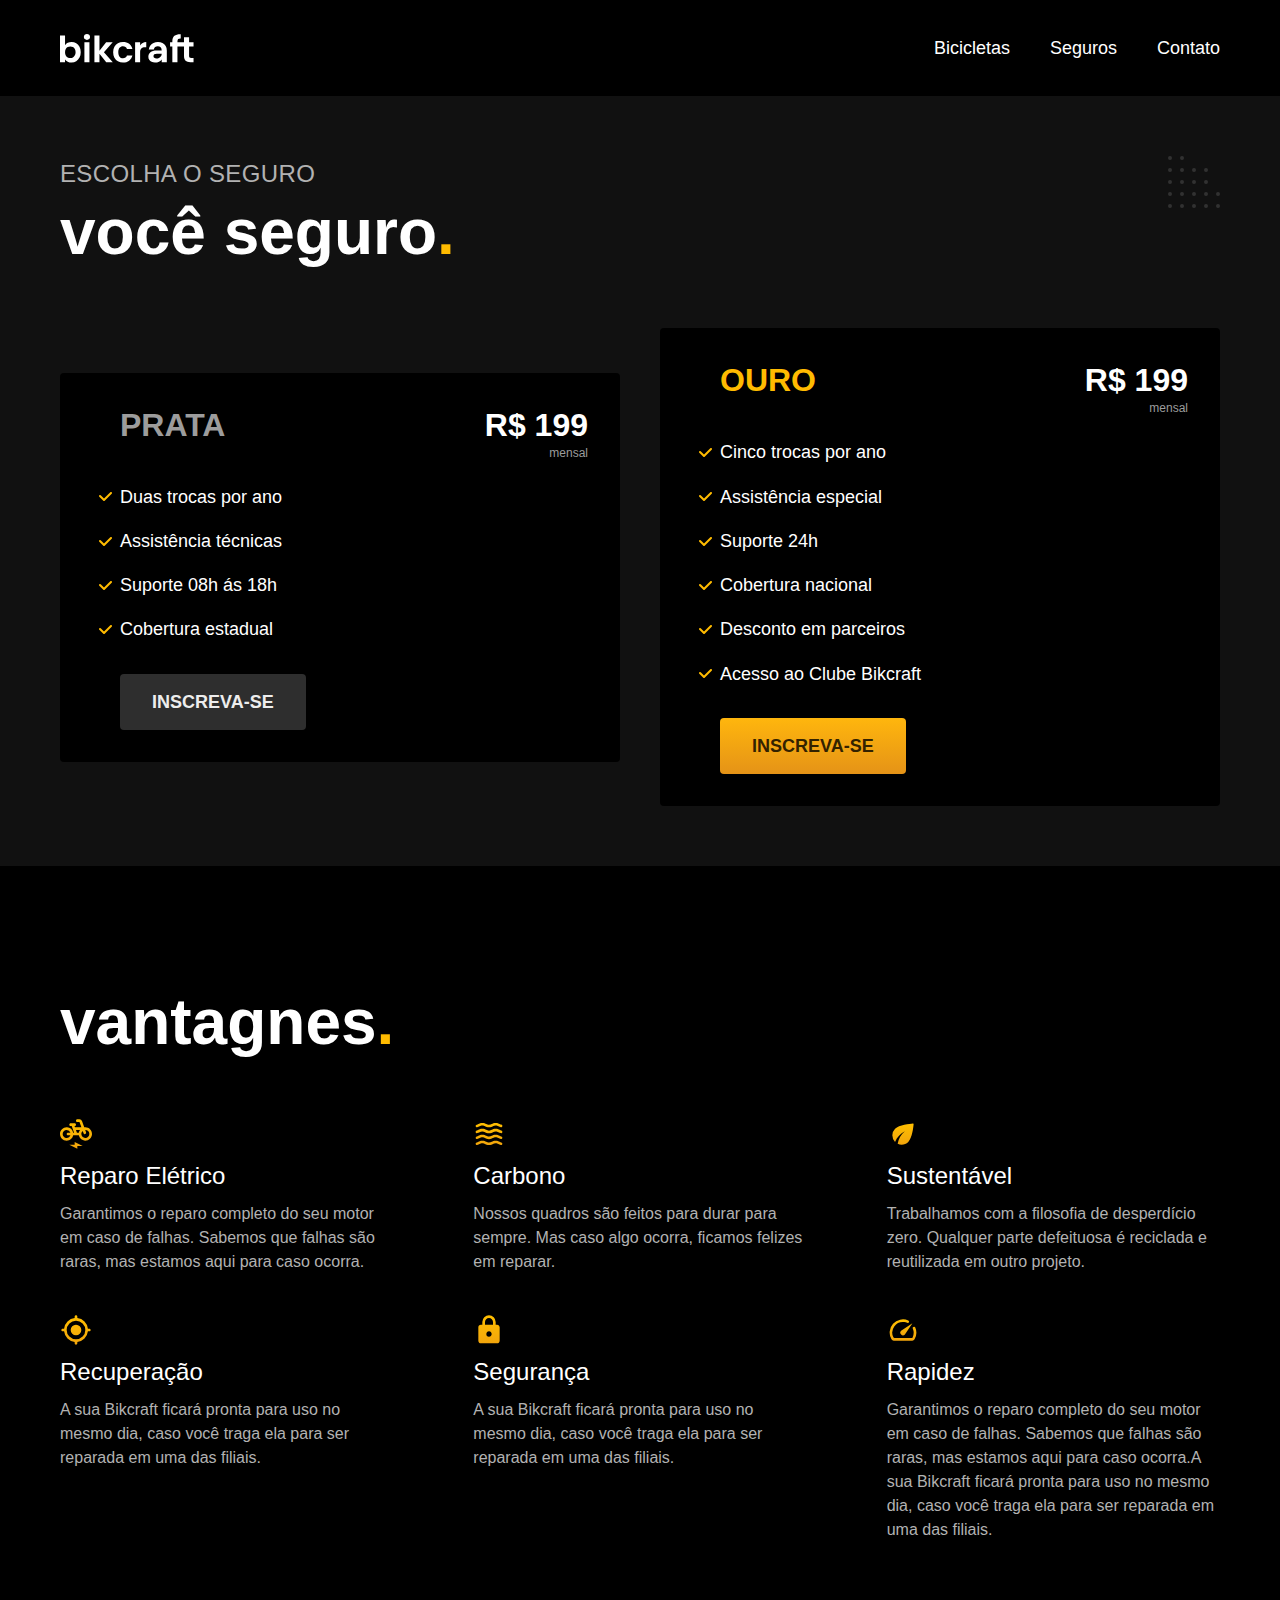
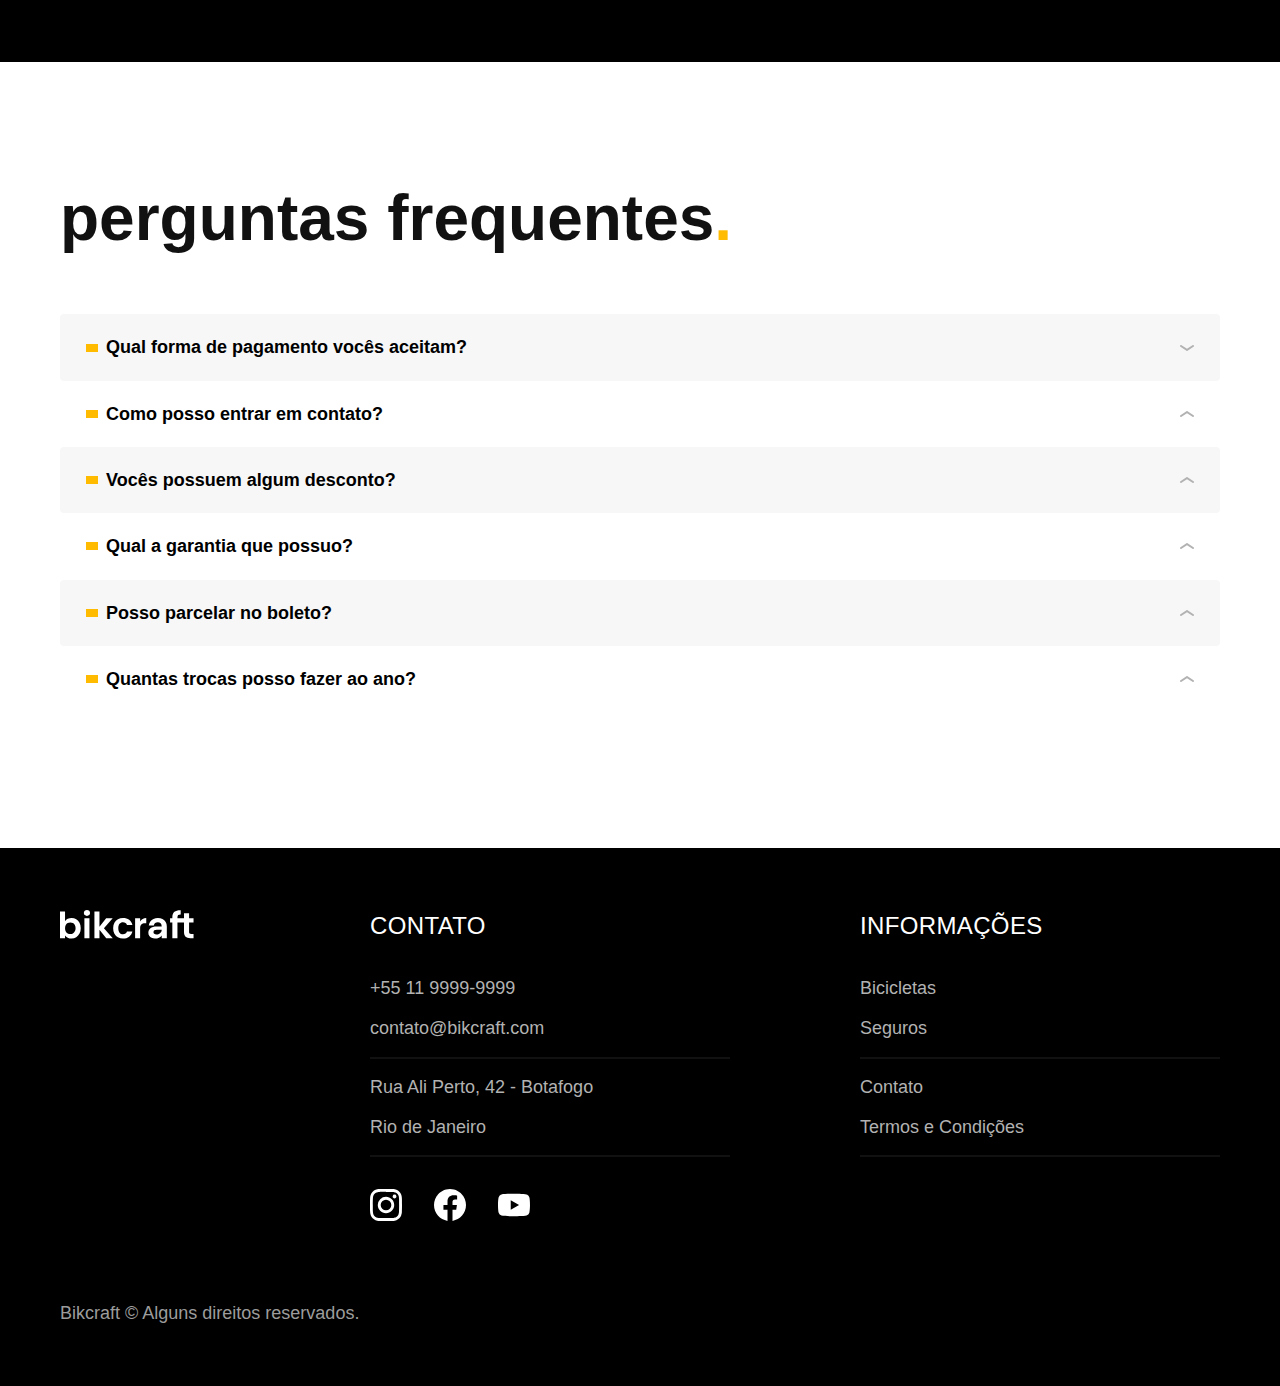
<file: seguros.html>
<!DOCTYPE html>
<html lang="pt-br">

<head>
  <meta charset="UTF-8">
  <meta http-equiv="X-UA-Compatible" content="IE=edge">
  <meta name="viewport" content="width=device-width, initial-scale=1.0">
  <title>Seguros | Bikcraft</title>
  <meta name="description" content="Seguros">

  <link rel="preload" href="./css/style.css" as="style">
  <link rel="stylesheet" href="./css/style.css">
  <!-- <link rel="preconnect" href="https://fonts.googleapis.com">
  <link rel="preconnect" href="https://fonts.gstatic.com" crossorigin>
  <link href="https://fonts.googleapis.com/css2?family=Fira+Sans:wght@400;700&family=Poppins:wght@400;600&family=Roboto:wght@400;500&display=swap" rel="stylesheet"> -->
  <script>
    document.documentElement.classList.add('js')
  </script>

<body id="seguros">
  <header class="header-bg">
    <div class="header container">
      <a href="./"><img src="./img/bikcraft.svg" alt="Bikcraft"></a>

      <nav aria-label="primaria">
        <ul class="header-menu font-1-m cor-0">
          <li><a href="./bicicletas.html">Bicicletas</a></li>
          <li><a href="./seguros.html">Seguros</a></li>
          <li><a href="./contato.html">Contato</a></li>
        </ul>
      </nav>
    </div>
  </header>

  <main class="seguros-bg">
    <div class="titulo-bg">
      <div class="titulo container">
        <p class="font-2-l-b cor-5">Escolha o seguro</p>
        <h1 class="font-1-xxl cor-0">você seguro<span class="cor-p1">.</span>
        </h1>
      </div>
    </div>

    <div class="seguros container">
      <div class="seguros-item">
        <h3 class="font-1-xl cor-6">PRATA</h3>
        <span class="font-1-xl cor-0">R$ 199 <span class="font-1-xs cor-6">mensal</span></span>
        <ul class="font-2-m cor-0">
          <li>Duas trocas por ano</li>
          <li>Assistência técnicas</li>
          <li>Suporte 08h ás 18h</li>
          <li>Cobertura estadual</li>
        </ul>
        <a href="./orcamento.html?tipo=seguro&produto=prata" class="botao secundario">Inscreva-se</a>
      </div>

      <div class="seguros-item">
        <h3 class="font-1-xl cor-p1">OURO</h3>
        <span class="font-1-xl cor-0">R$ 199 <span class="font-1-xs cor-6">mensal</span></span>
        <ul class="font-2-m cor-0">
          <li>Cinco trocas por ano</li>
          <li>Assistência especial</li>
          <li>Suporte 24h</li>
          <li>Cobertura nacional</li>
          <li>Desconto em parceiros</li>
          <li>Acesso ao Clube Bikcraft</li>
        </ul>
        <a href="./orcamento.html?tipo=seguro&produto=ouro" class="botao">Inscreva-se</a>
      </div>
    </div>
  </main>

  <article class="vantagens-bg">
    <div class="vantagens container">
      <h2 class="font-1-xxl cor-0">vantagnes<span class="cor-p1">.</span></h2>
      <ul>
        <li>
          <img src="./img/icones/eletrica.svg" alt="">
          <h3 class="font-1-l cor-0">Reparo Elétrico</h3>
          <p class="font-2-s cor-5">Garantimos o reparo completo do seu motor em caso de falhas. Sabemos que falhas são raras, mas estamos aqui para caso ocorra.</p>
        </li>
        <li>
          <img src="./img/icones/carbono.svg" alt="">
          <h3 class="font-1-l cor-0">Carbono</h3>
          <p class="font-2-s cor-5">Nossos quadros são feitos para durar para sempre. Mas caso algo ocorra, ficamos felizes em reparar.</p>
        </li>
        <li>
          <img src="./img/icones/sustentavel.svg" alt="">
          <h3 class="font-1-l cor-0">Sustentável</h3>
          <p class="font-2-s cor-5">Trabalhamos com a filosofia de desperdício zero. Qualquer parte defeituosa é reciclada e reutilizada em outro projeto.</p>
        </li>
        <li>
          <img src="./img/icones/rastreador.svg" alt="">
          <h3 class="font-1-l cor-0">Recuperação</h3>
          <p class="font-2-s cor-5">A sua Bikcraft ficará pronta para uso no mesmo dia, caso você traga ela para ser reparada em uma das filiais.</p>
        </li>
        <li>
          <img src="./img/icones/seguro.svg" alt="">
          <h3 class="font-1-l cor-0">Segurança</h3>
          <p class="font-2-s cor-5">A sua Bikcraft ficará pronta para uso no mesmo dia, caso você traga ela para ser reparada em uma das filiais.</p>
        </li>
        <li>
          <img src="./img/icones/velocidade.svg" alt="">
          <h3 class="font-1-l cor-0">Rapidez</h3>
          <p class="font-2-s cor-5">Garantimos o reparo completo do seu motor em caso de falhas. Sabemos que falhas são raras, mas estamos aqui para caso ocorra.A sua Bikcraft ficará pronta para uso no mesmo dia, caso você traga ela para ser reparada em uma das filiais.</p>
        </li>
      </ul>
    </div>
  </article>

  <article class="perguntas container">
    <h2 class="font-1-xxl"> perguntas frequentes<span class="cor-p1">.</span></h2>

    <dl>
      <div>
        <dt><button class="font-1-m-b" aria-controls="pergunta1" aria-expanded="true">Qual forma de pagamento vocês aceitam?</button></dt>
        <dd id="pergunta1" class="font-2-s cor-9 ativo">Aceitamos cartões de crédito com as bandeiras: Visa, Mastercard, ELO e American Express. Para pagamentos à vista também aceitarmos PIX e Boleto através do PagSeguro.</dd>
      </div>
      <div>
        <dt><button class="font-1-m-b" aria-controls="pergunta2" aria-expanded="false">Como posso entrar em contato?</button></dt>
        <dd id="pergunta2" class="font-2-s cor-9">Aceitamos cartões de crédito com as bandeiras: Visa, Mastercard, ELO e American Express. Para pagamentos à vista também aceitarmos PIX e Boleto através do PagSeguro.</dd>
      </div>
      <div>
        <dt><button class="font-1-m-b" aria-controls="pergunta3" aria-expanded="false">Vocês possuem algum desconto?</button></button></dt>
        <dd id="pergunta3" class="font-2-s cor-9">Aceitamos cartões de crédito com as bandeiras: Visa, Mastercard, ELO e American Express. Para pagamentos à vista também aceitarmos PIX e Boleto através do PagSeguro.</dd>
      </div>
      <div>
        <dt><button class="font-1-m-b" aria-controls="pergunta4" aria-expanded="false">Qual a garantia que possuo?</button></dt>
        <dd id="pergunta4" class="font-2-s cor-9">Aceitamos cartões de crédito com as bandeiras: Visa, Mastercard, ELO e American Express. Para pagamentos à vista também aceitarmos PIX e Boleto através do PagSeguro.</dd>
      </div>
      <div>
        <dt><button class="font-1-m-b" aria-controls="pergunta5" aria-expanded="false">Posso parcelar no boleto?</button></dt>
        <dd id="pergunta5" class="font-2-s cor-9">Aceitamos cartões de crédito com as bandeiras: Visa, Mastercard, ELO e American Express. Para pagamentos à vista também aceitarmos PIX e Boleto através do PagSeguro.</dd>
      </div>
      <div>
        <dt><button class="font-1-m-b" aria-controls="pergunta6" aria-expanded="false">Quantas trocas posso fazer ao ano?</button></dt>
        <dd id="pergunta6" class="font-2-s cor-9">Aceitamos cartões de crédito com as bandeiras: Visa, Mastercard, ELO e American Express. Para pagamentos à vista também aceitarmos PIX e Boleto através do PagSeguro.</dd>
      </div>
    </dl>
  </article>
  <footer class="footer-bg">
    <div class="footer container">
      <img src="./img/bikcraft.svg" alt="Bikcraft">
      <div class="footer-contato">
        <h3 class="font-2-l-b cor-0">Contato</h3>
        <ul class="font-2-m cor-5 ">
          <li><a href="tel:+5511999999999">+55 11 9999-9999</a></li>
          <li><a href="mailto:contato@bikcraft.com">contato@bikcraft.com</a></li>
          <li>Rua Ali Perto, 42 - Botafogo</li>
          <li>Rio de Janeiro</li>
        </ul>
        <div class="footer-redes">
          <a href="./"><img src="./img/redes/instagram.svg" alt=""></a>
          <a href="./"><img src="./img/redes/facebook.svg" alt=""></a>
          <a href="./"><img src="./img/redes/youtube.svg" alt=""></a>
        </div>
      </div>
      <div class="footer-informacoes">
        <h3 class="font-2-l-b cor-0">Informações</h3>
        <nav>
          <ul class="font-1-m cor-5">
            <li><a href="#bicicletas">Bicicletas</a></li>
            <li><a href="#seguros">Seguros</a></li>
            <li><a href="#contato">Contato</a></li>
            <li><a href="#contato">Termos e Condições</a></li>
          </ul>
        </nav>
      </div>
      <p class="footer-copy font-2-m cor-6">Bikcraft © Alguns direitos reservados. </p>
    </div>
  </footer>
  <script src="./js/script.js"></script>
</body>

</html>
</file>
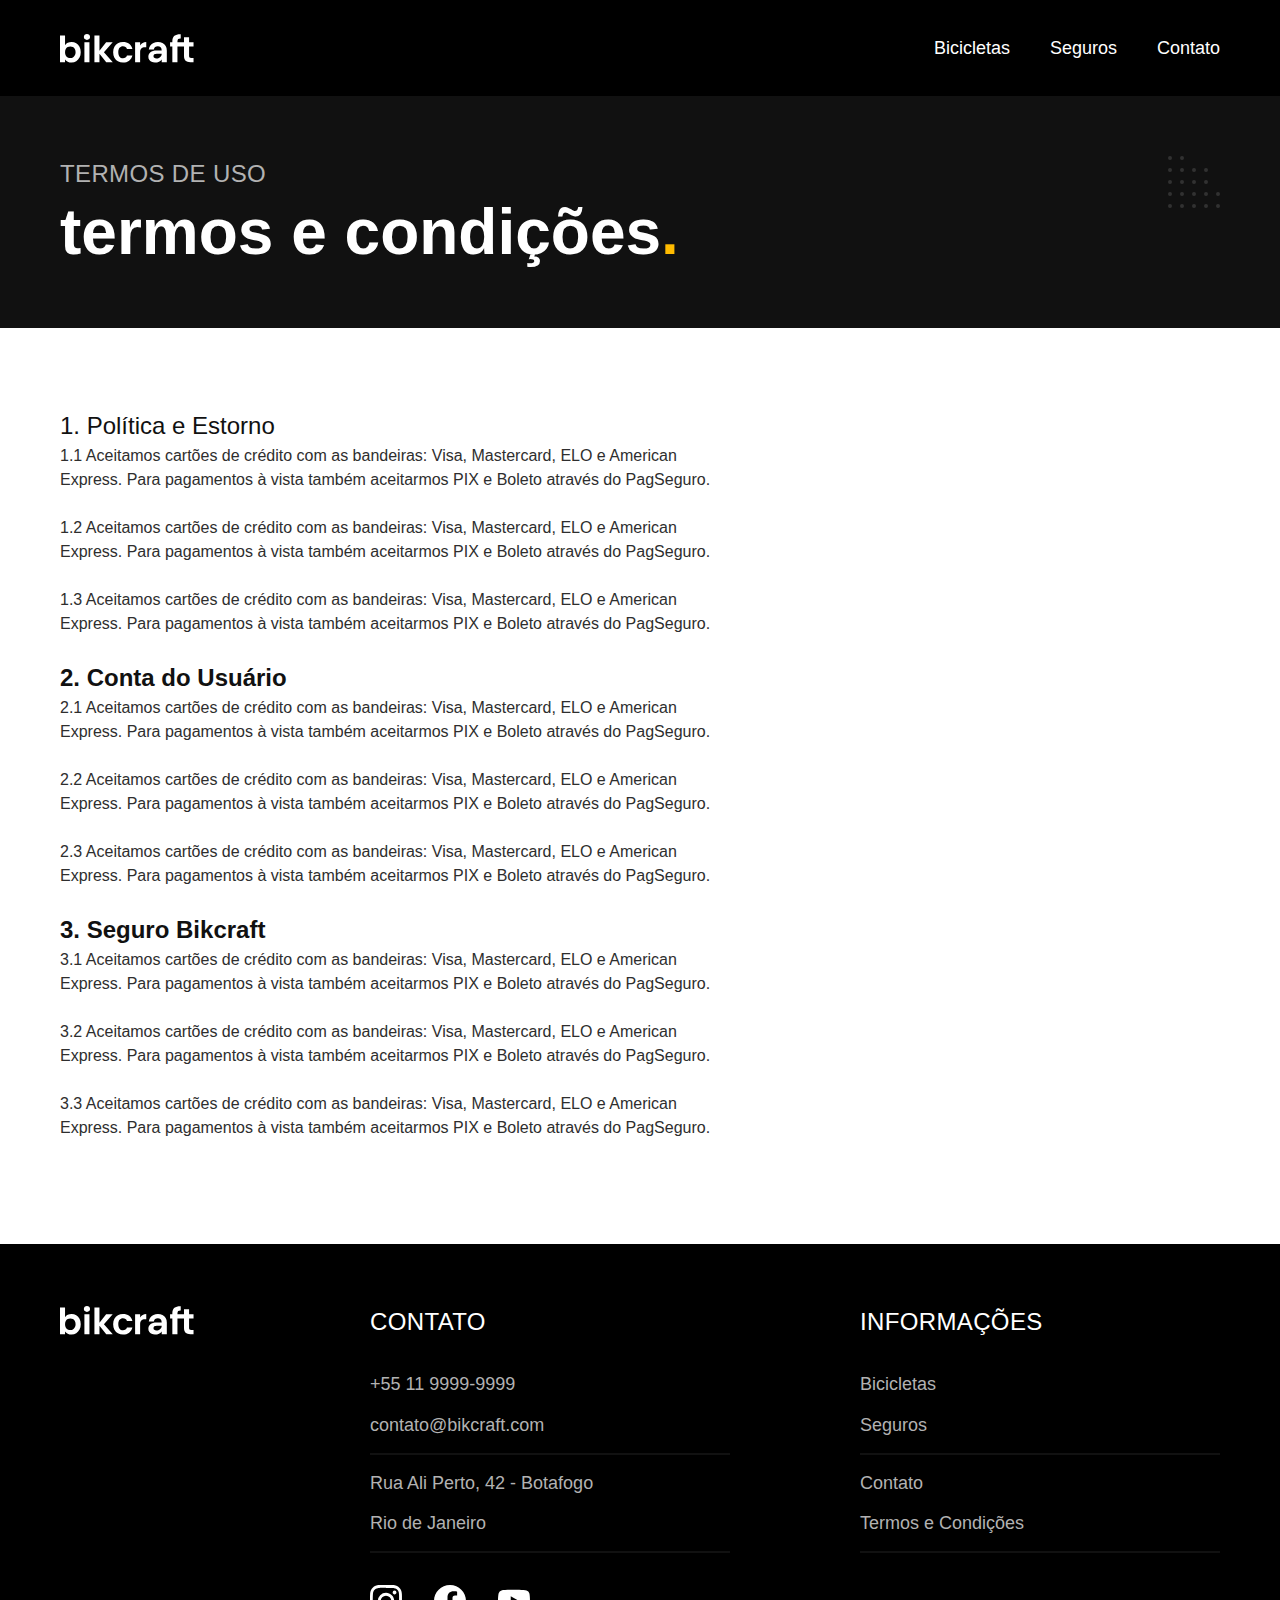
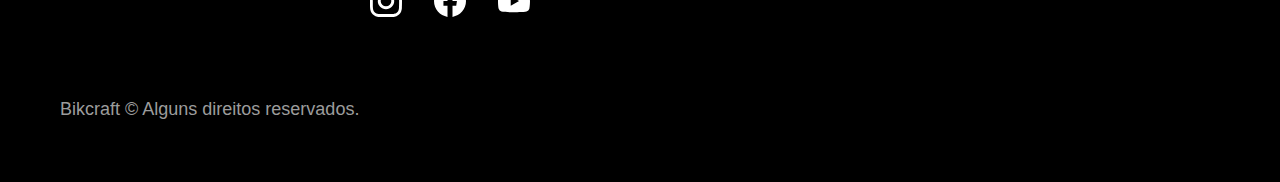
<file: termos.html>
<!DOCTYPE html>
<html lang="pt-br">

<head>
  <meta charset="UTF-8">
  <meta http-equiv="X-UA-Compatible" content="IE=edge">
  <meta name="viewport" content="width=device-width, initial-scale=1.0">
  <title>Termos e Condições | Bikcraft</title>
  <meta name="description" content="Termos e Condições">

  <link rel="preload" href="./css/style.css" as="style">
  <link rel="stylesheet" href="./css/style.css">
  <!-- <link rel="preconnect" href="https://fonts.googleapis.com">
  <link rel="preconnect" href="https://fonts.gstatic.com" crossorigin>
  <link href="https://fonts.googleapis.com/css2?family=Fira+Sans:wght@400;700&family=Poppins:wght@400;600&family=Roboto:wght@400;500&display=swap" rel="stylesheet"> -->
  <script>
    document.documentElement.classList.add('js')
  </script>

<body id="termos">
  <header class="header-bg">
    <div class="header container">
      <a href="./"><img src="./img/bikcraft.svg" alt="Bikcraft"></a>

      <nav aria-label="primaria">
        <ul class="header-menu font-1-m cor-0">
          <li><a href="#bicicletas">Bicicletas</a></li>
          <li><a href="#seguros">Seguros</a></li>
          <li><a href="#contato">Contato</a></li>
        </ul>
      </nav>
    </div>
  </header>

  <main>
    <div class="titulo-bg">
      <div class="titulo container">
        <p class="font-2-l-b cor-5">Termos de uso</p>
        <h1 class="font-1-xxl cor-0">termos e condições<span class="cor-p1">.</span>
        </h1>
      </div>
    </div>

    <!--  As classes de font e cor, definidas na div, irão pegar para os parágrafos. Nos h2's nãi irão, pois os mesmos estão definidos especificamente em suas tags -->
    <div class="termos font-2-s cor-10 container">
      <h2 class="font-1-l cor-11">1. Política e Estorno</h2>
      <p>1.1 Aceitamos cartões de crédito com as bandeiras: Visa, Mastercard, ELO e American Express. Para pagamentos à vista também aceitarmos PIX e Boleto através do PagSeguro.</p>
      <p>1.2 Aceitamos cartões de crédito com as bandeiras: Visa, Mastercard, ELO e American Express. Para pagamentos à vista também aceitarmos PIX e Boleto através do PagSeguro.</p>
      <p>1.3 Aceitamos cartões de crédito com as bandeiras: Visa, Mastercard, ELO e American Express. Para pagamentos à vista também aceitarmos PIX e Boleto através do PagSeguro.</p>
      <h2 class="font-1-l cor-11">2. Conta do Usuário</h2>
      <p>2.1 Aceitamos cartões de crédito com as bandeiras: Visa, Mastercard, ELO e American Express. Para pagamentos à vista também aceitarmos PIX e Boleto através do PagSeguro.</p>
      <p>2.2 Aceitamos cartões de crédito com as bandeiras: Visa, Mastercard, ELO e American Express. Para pagamentos à vista também aceitarmos PIX e Boleto através do PagSeguro.</p>
      <p>2.3 Aceitamos cartões de crédito com as bandeiras: Visa, Mastercard, ELO e American Express. Para pagamentos à vista também aceitarmos PIX e Boleto através do PagSeguro.</p>
      <h2 class="font-1-l cor-11">3. Seguro Bikcraft</h2>
      <p>3.1 Aceitamos cartões de crédito com as bandeiras: Visa, Mastercard, ELO e American Express. Para pagamentos à vista também aceitarmos PIX e Boleto através do PagSeguro.</p>
      <p>3.2 Aceitamos cartões de crédito com as bandeiras: Visa, Mastercard, ELO e American Express. Para pagamentos à vista também aceitarmos PIX e Boleto através do PagSeguro.</p>
      <p>3.3 Aceitamos cartões de crédito com as bandeiras: Visa, Mastercard, ELO e American Express. Para pagamentos à vista também aceitarmos PIX e Boleto através do PagSeguro.</p>
    </div>
  </main>

  <footer class="footer-bg">
    <div class="footer container">
      <img src="./img/bikcraft.svg" alt="Bikcraft">
      <div class="footer-contato">
        <h3 class="font-2-l-b cor-0">Contato</h3>
        <ul class="font-2-m cor-5 ">
          <li><a href="tel:+5511999999999">+55 11 9999-9999</a></li>
          <li><a href="mailto:contato@bikcraft.com">contato@bikcraft.com</a></li>
          <li>Rua Ali Perto, 42 - Botafogo</li>
          <li>Rio de Janeiro</li>
        </ul>
        <div class="footer-redes">
          <a href="./"><img src="./img/redes/instagram.svg" alt=""></a>
          <a href="./"><img src="./img/redes/facebook.svg" alt=""></a>
          <a href="./"><img src="./img/redes/youtube.svg" alt=""></a>
        </div>
      </div>
      <div class="footer-informacoes">
        <h3 class="font-2-l-b cor-0">Informações</h3>
        <nav>
          <ul class="font-1-m cor-5">
            <li><a href="#bicicletas">Bicicletas</a></li>
            <li><a href="#seguros">Seguros</a></li>
            <li><a href="#contato">Contato</a></li>
            <li><a href="#contato">Termos e Condições</a></li>
          </ul>
        </nav>
      </div>
      <p class="footer-copy font-2-m cor-6">Bikcraft © Alguns direitos reservados. </p>
    </div>
  </footer>
  <script src="./js/script.js"></script>
</body>

</html>
</file>
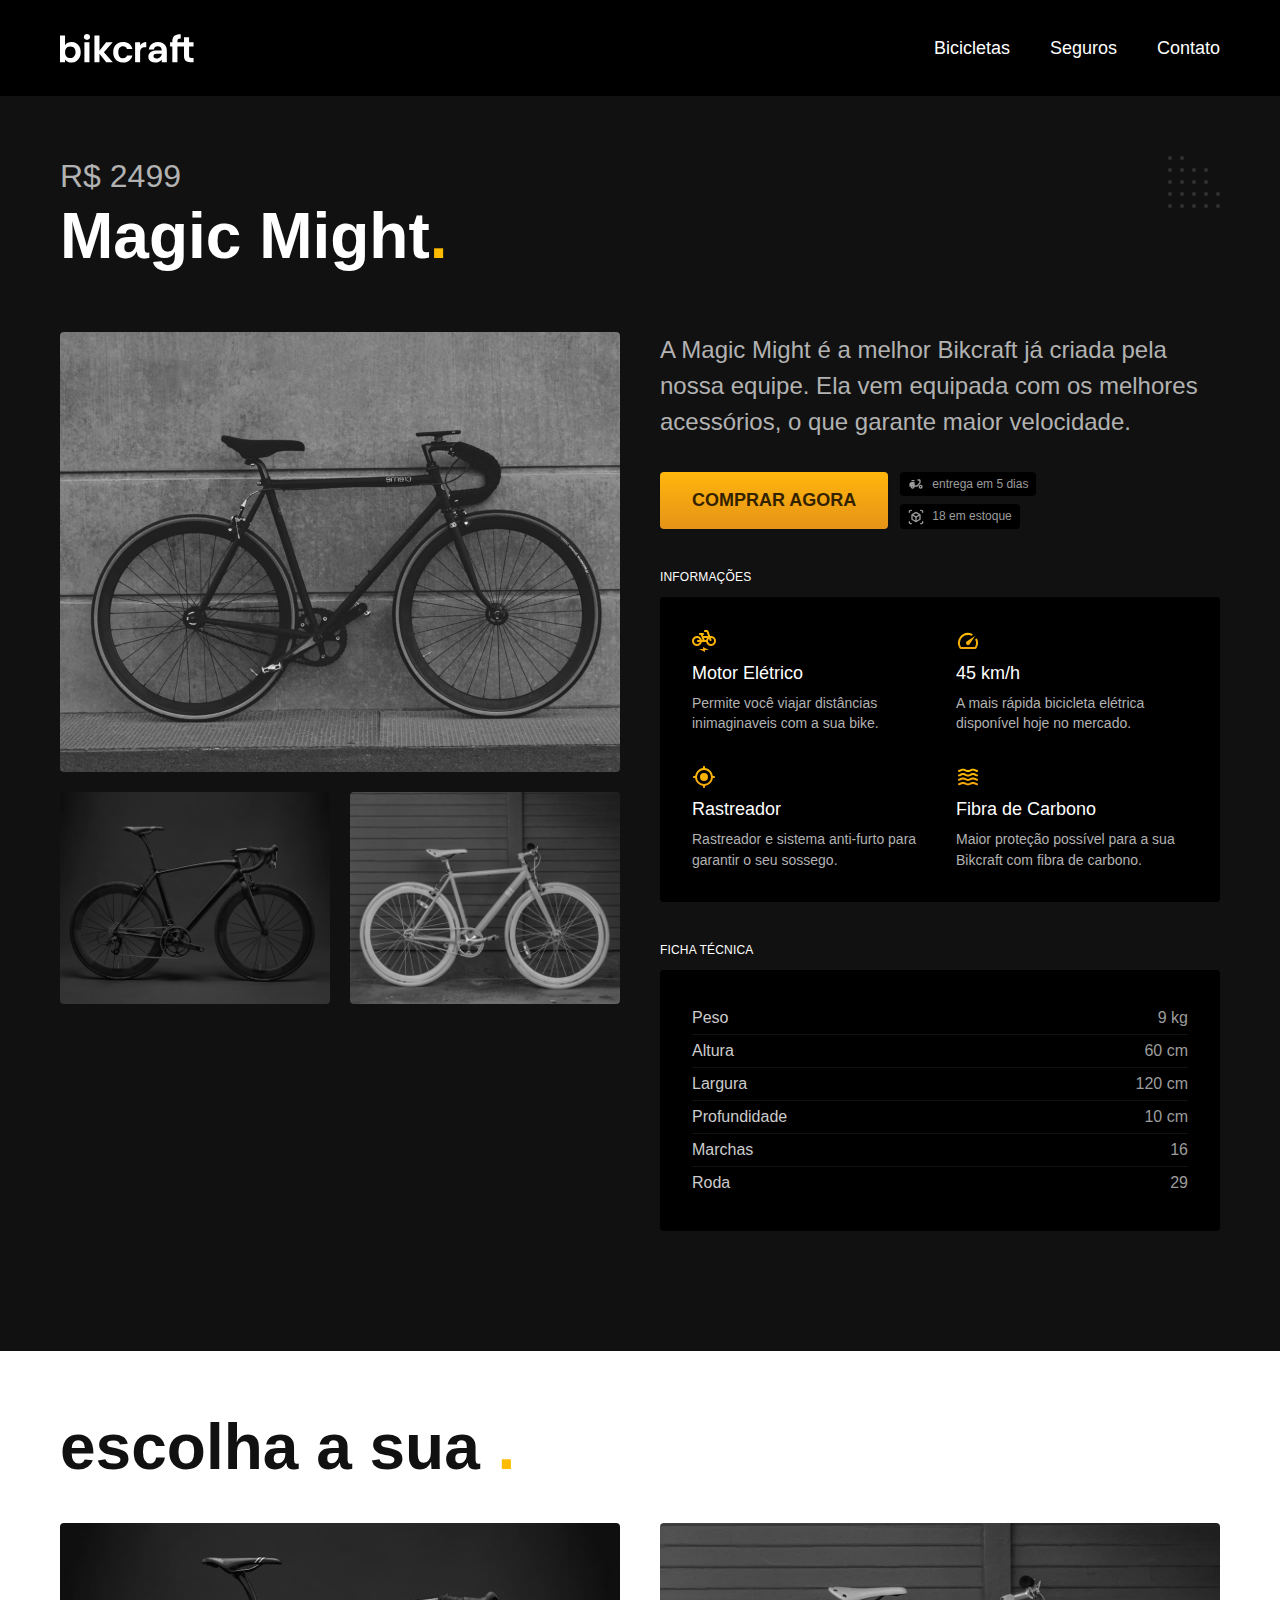
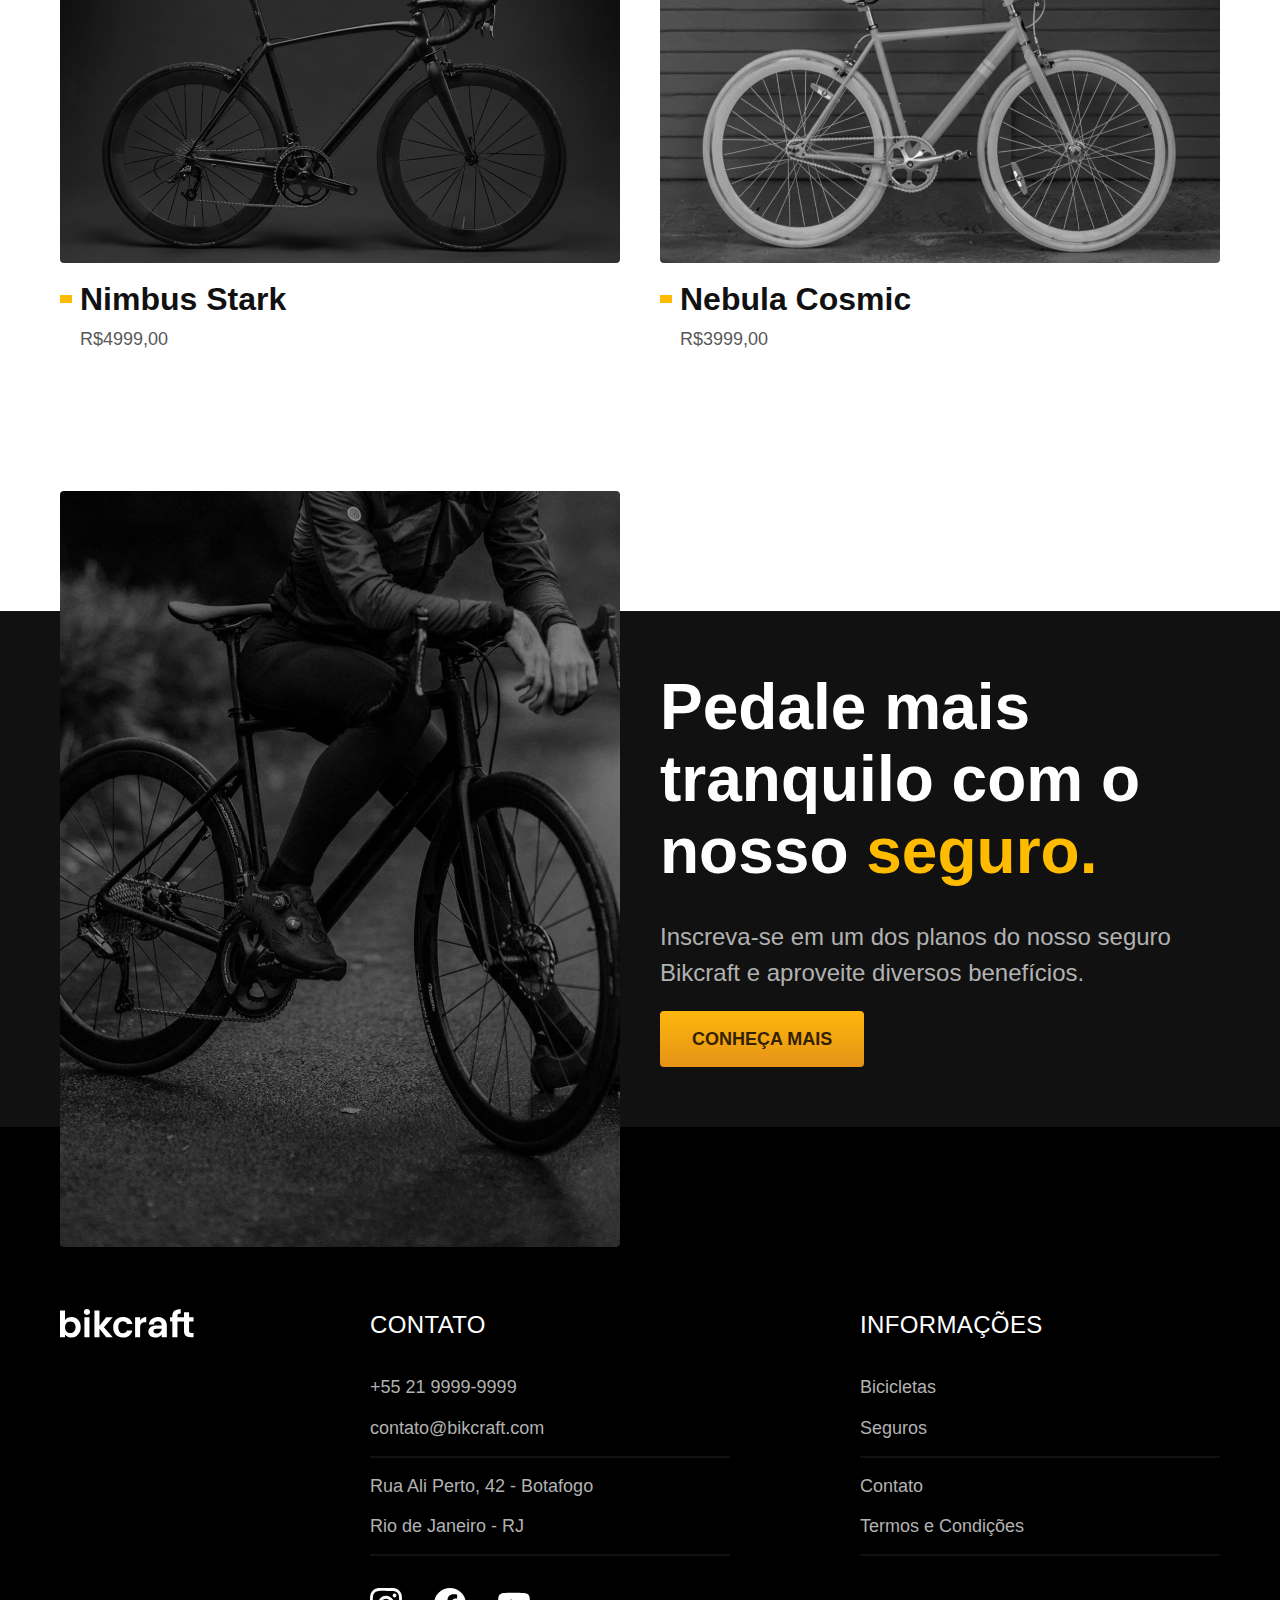
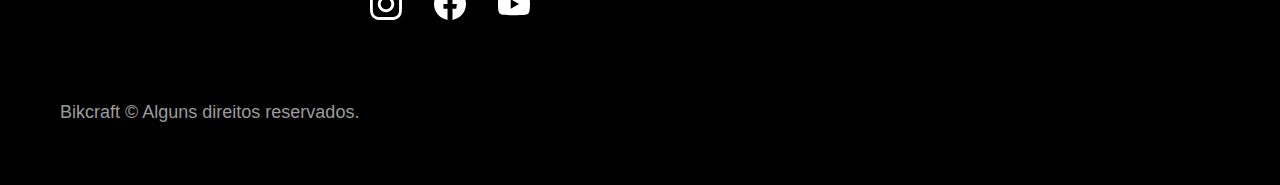
<file: bicicleta/magic.html>
<!DOCTYPE html>
<html lang="pt-br">

<head>
  <meta charset="UTF-8">
  <meta name="viewport" content="width=device-width, initial-scale=1.0">

  <title>Magic| Bikcraft</title>
  <meta name="description" content="Termos e condições.">

  <link rel="stylesheet" href="../css/style.css">
  <script>
    document.documentElement.classList.add('js')
  </script>

<body id="bicicleta">
  <header class="header-bg">
    <div class="header container">
      <a href="../">
        <img src="../img/bikcraft.svg" alt="Bikcraft">
      </a>

      <nav aria-label="primaria">
        <ul class="header-menu font-1-m cor-0">
          <li><a href="../bicicletas.html">Bicicletas</a></li>
          <li><a href="../seguros.html">Seguros</a></li>
          <li><a href="../contato.html">Contato</a></li>
        </ul>
      </nav>
    </div>
  </header>

  <main class="titulo-bg">
    <div>
      <div class="titulo container">
        <p class="font-2-xl cor-5">R$ 2499</p>
        <h1 class="font-1-xxl cor-0">Magic Might<span class="cor-p1">.</span></h1>
      </div>
    </div>
    <div class="bicicleta container">
      <div class="bicicleta-imagens">
        <img src="../img/bicicleta/nimbus2.jpg" alt="Bicicleta 1">
        <img src="../img/bicicleta/nimbus1.jpg" alt="Bicicleta 2">
        <img src="../img/bicicleta/nimbus3.jpg" alt="Bicicleta 3">
      </div>
      <div class="bicicleta-conteudo">
        <p class="font-2-l cor-5">A Magic Might é a melhor Bikcraft já criada pela nossa equipe. Ela vem equipada com os melhores acessórios, o que garante maior velocidade.</p>
        <div class="bicicleta-comprar">
          <a class="botao" href="../orcamento.html?tipo=bikcraft&produto=magic">Comprar Agora</a>
          <span class="font-1-xs cor-6"><img src="../img/icones/entrega.svg" alt=""> entrega em 5 dias</span>
          <span class="font-1-xs cor-6"><img src="../img/icones/estoque.svg" alt=""> 18 em estoque</span>
        </div>

        <h2 class="font-1-xs cor-0">Informações</h2>
        <ul class="bicicleta-informacoes">
          <li>
            <img src="../img/icones/eletrica.svg" alt="">
            <h3 class="font-1-m cor-0">Motor Elétrico</h3>
            <p class="font-2-xs cor-5">Permite você viajar distâncias inimaginaveis com a sua bike.</p>
          </li>
          <li>
            <img src="../img/icones/velocidade.svg" alt="">
            <h3 class="font-1-m cor-0">45 km/h</h3>
            <p class="font-2-xs cor-5">A mais rápida bicicleta elétrica disponível hoje no mercado.</p>
          </li>
          <li>
            <img src="../img/icones/rastreador.svg" alt="">
            <h3 class="font-1-m cor-0">Rastreador</h3>
            <p class="font-2-xs cor-5">Rastreador e sistema anti-furto para garantir o seu sossego.</p>
          </li>
          <li>
            <img src="../img/icones/carbono.svg" alt="">
            <h3 class="font-1-m cor-0">Fibra de Carbono</h3>
            <p class="font-2-xs cor-5">Maior proteção possível para a sua Bikcraft com fibra de carbono.</p>
          </li>
        </ul>
        <h2 class="font-1-xs cor-0">Ficha Técnica</h2>
        <ul class="bicicleta-ficha font-2-s cor-4">
          <li>Peso <span>9 kg</span></li>
          <li>Altura <span>60 cm</span></li>
          <li>Largura <span>120 cm</span></li>
          <li>Profundidade <span>10 cm</span></li>
          <li>Marchas <span>16</span></li>
          <li>Roda <span>29</span></li>
        </ul>
      </div>
    </div>
  </main>

  <article class="bicicletas-lista container">
    <h2 class="font-1-xxl ">escolha a sua <span class="cor-p1">.</span></h2>

    <ul>
      <li>
        <a href="./nimbus.html">
          <img src="../img/bicicletas/nimbus.jpg" alt="Bicilete preta.">
          <h3 class="font-1-xl">Nimbus Stark</h3>
          <span class="font-2-m cor-8">R$4999,00</span>
        </a>
      </li>
      <li>
        <a href="./nebula.html">
          <img src="../img/bicicletas/nebula.jpg" alt="Bicilete preta.">
          <h3 class="font-1-xl">Nebula Cosmic</h3>
          <span class="font-2-m cor-8">R$3999,00</span>
        </a>
      </li>
    </ul>
  </article>

  <article class="seguro-bicicleta-bg">
    <div class="seguro container">
      <div class="seguro-imagem">
        <img src="../img/fotos/seguros.jpg" alt="Pessoa parada em cima de uma bicicleta">
      </div>
      <div class="seguro-conteudo">
        <h2 class="font-1-xxl cor-0">Pedale mais tranquilo com o nosso <span class="cor-p1">seguro.</span></h2>
        <p class="font-2-l cor-5">Inscreva-se em um dos planos do nosso seguro Bikcraft e aproveite diversos benefícios.</p>
        <a class="botao" href="../seguros.html">Conheça Mais</a>
      </div>
    </div>
  </article>

  <footer class="footer-bg">
    <div class="footer container">
      <img src="../img/bikcraft.svg" alt="Bikcraft">
      <div class="footer-contato">
        <h3 class="font-2-l-b cor-0">Contato</h3>
        <ul class="font-2-m cor-5">
          <li><a href="tel:+552199999999">+55 21 9999-9999</a></li>
          <li><a href="mailto:contato@bikcraft.com">contato@bikcraft.com</a></li>
          <li>Rua Ali Perto, 42 - Botafogo</li>
          <li>Rio de Janeiro - RJ</li>
        </ul>
        <div class="footer-redes">
          <a href="../">
            <img src="../img/redes/instagram.svg" alt="Instagram">
          </a>
          <a href="../">
            <img src="../img/redes/facebook.svg" alt="Facebook">
          </a>
          <a href="../">
            <img src="../img/redes/youtube.svg" alt="Youtube">
          </a>
        </div>
      </div>
      <div class="footer-informacoes">
        <h3 class="font-2-l-b cor-0">Informações</h3>
        <nav>
          <ul class="font-1-m cor-5">
            <li><a href="../bicicletas.html">Bicicletas</a></li>
            <li><a href="../seguros.html">Seguros</a></li>
            <li><a href="../contato.html">Contato</a></li>
            <li><a href="../termos.html">Termos e Condições</a></li>
          </ul>
        </nav>
      </div>
      <p class="footer-copy font-2-m cor-6">Bikcraft © Alguns direitos reservados.</p>
    </div>
  </footer>
  <script src="../js/script.js"></script>
</body>

</html>
</file>
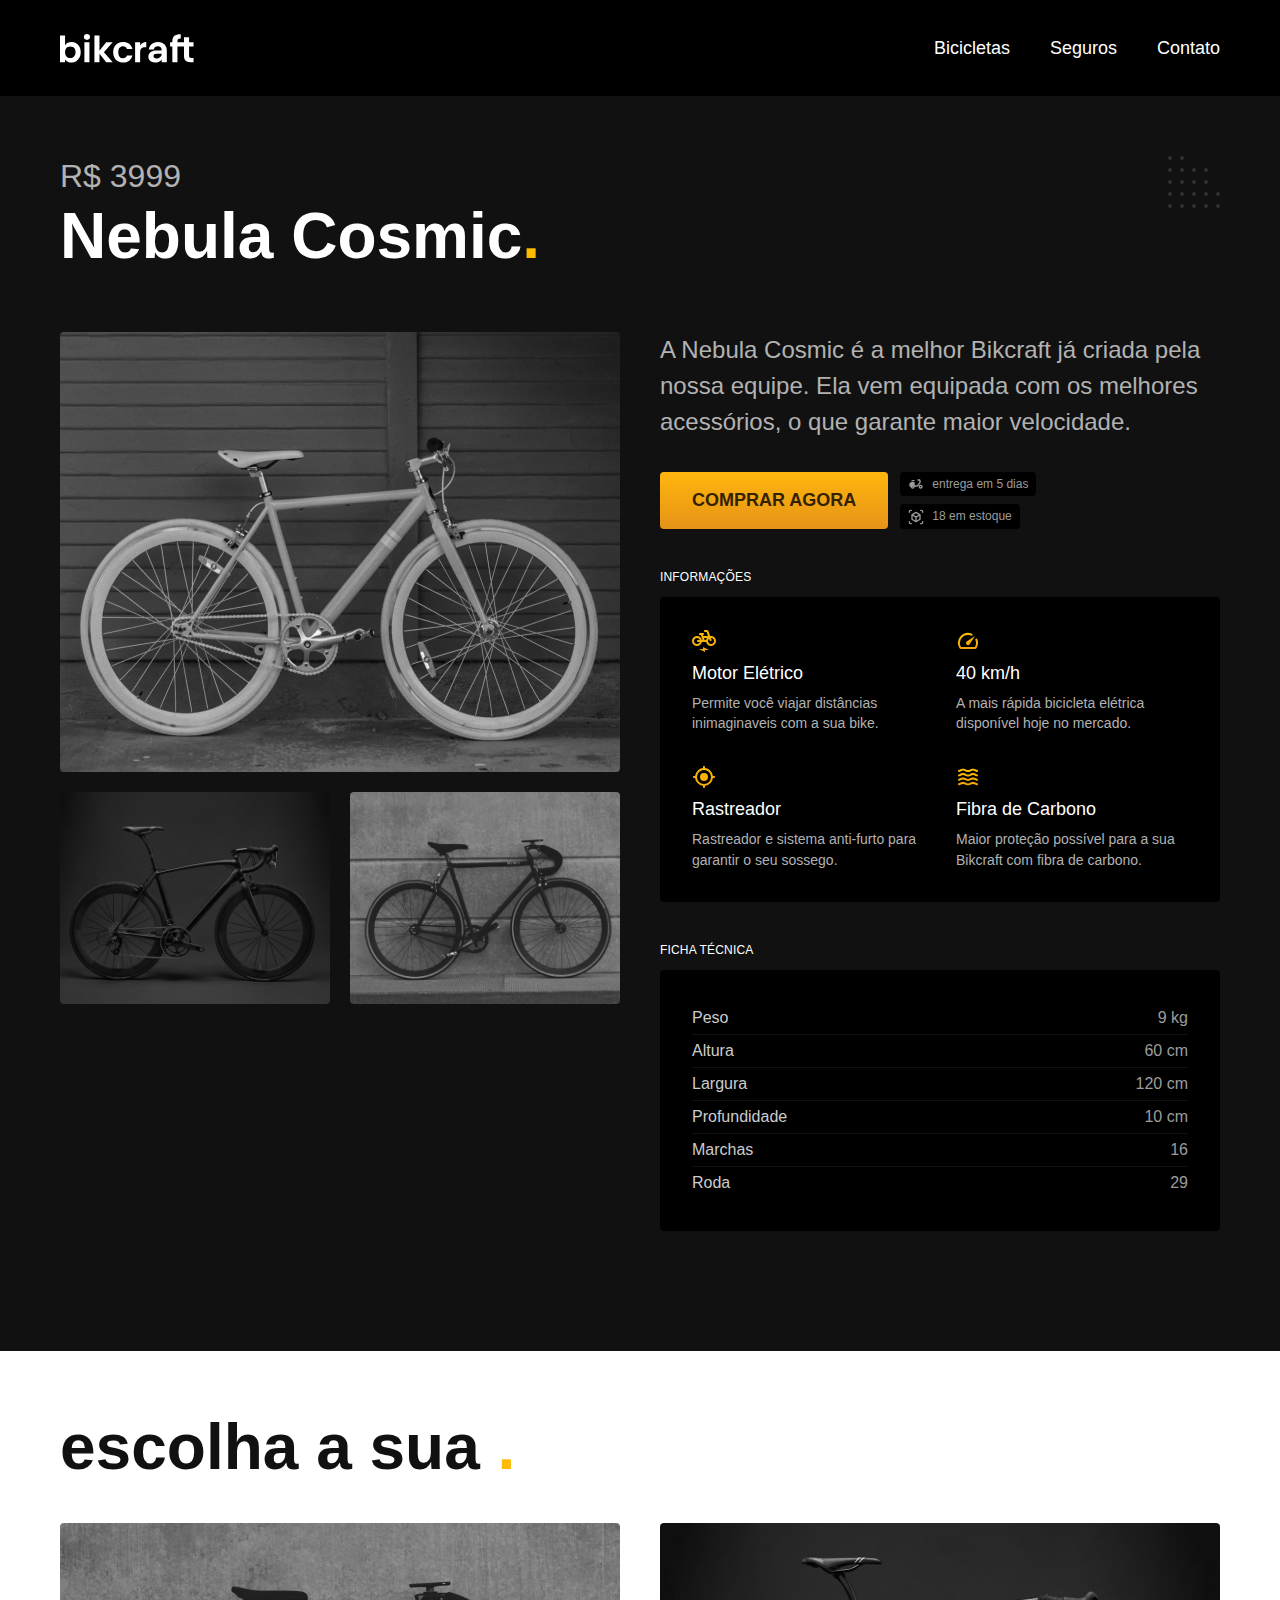
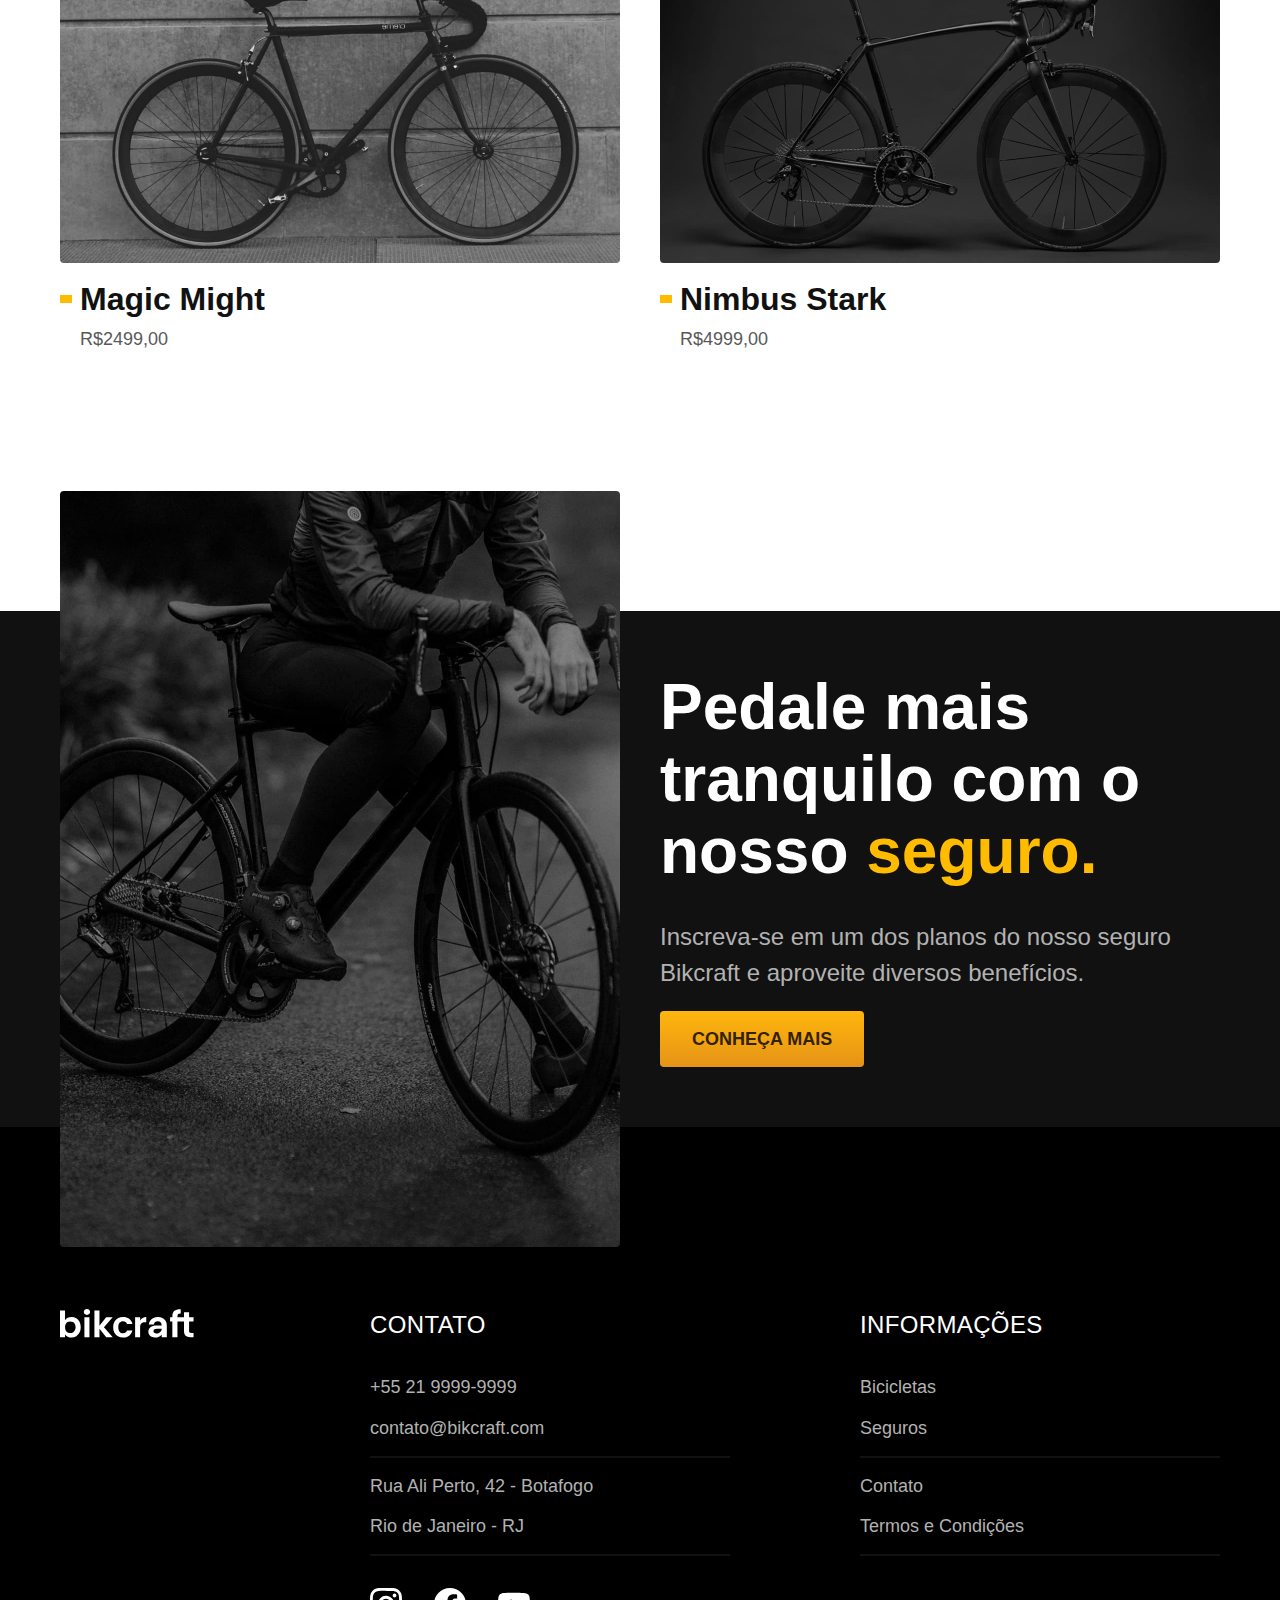
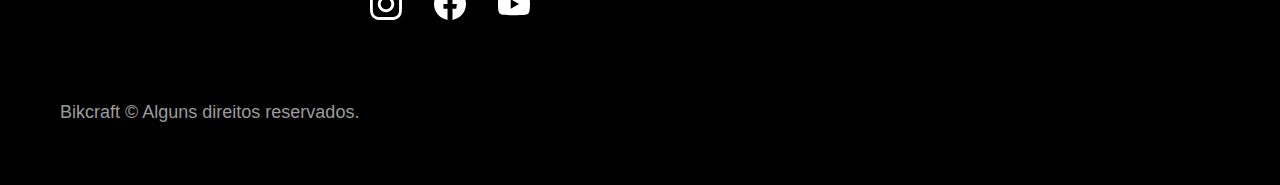
<file: bicicleta/nebula.html>
<!DOCTYPE html>
<html lang="pt-br">

<head>
  <meta charset="UTF-8">
  <meta name="viewport" content="width=device-width, initial-scale=1.0">

  <title>Nebula| Bikcraft</title>
  <meta name="description" content="Termos e condições.">

  <link rel="stylesheet" href="../css/style.css">
  <script>
    document.documentElement.classList.add('js')
  </script>

<body id="bicicleta">
  <header class="header-bg">
    <div class="header container">
      <a href="../">
        <img src="../img/bikcraft.svg" alt="Bikcraft">
      </a>

      <nav aria-label="primaria">
        <ul class="header-menu font-1-m cor-0">
          <li><a href="../bicicletas.html">Bicicletas</a></li>
          <li><a href="../seguros.html">Seguros</a></li>
          <li><a href="../contato.html">Contato</a></li>
        </ul>
      </nav>
    </div>
  </header>

  <main class="titulo-bg">
    <div>
      <div class="titulo container">
        <p class="font-2-xl cor-5">R$ 3999</p>
        <h1 class="font-1-xxl cor-0">Nebula Cosmic<span class="cor-p1">.</span></h1>
      </div>
    </div>
    <div class="bicicleta container">
      <div class="bicicleta-imagens">
        <img src="../img/bicicleta/nimbus3.jpg" alt="Bicicleta 1">
        <img src="../img/bicicleta/nimbus1.jpg" alt="Bicicleta 2">
        <img src="../img/bicicleta/nimbus2.jpg" alt="Bicicleta 3">
      </div>
      <div class="bicicleta-conteudo">
        <p class="font-2-l cor-5">A Nebula Cosmic é a melhor Bikcraft já criada pela nossa equipe. Ela vem equipada com os melhores acessórios, o que garante maior velocidade.</p>
        <div class="bicicleta-comprar">
          <a class="botao" href="../orcamento.html?tipo=bikcraft&produto=nebula">Comprar Agora</a>
          <span class="font-1-xs cor-6"><img src="../img/icones/entrega.svg" alt=""> entrega em 5 dias</span>
          <span class="font-1-xs cor-6"><img src="../img/icones/estoque.svg" alt=""> 18 em estoque</span>
        </div>

        <h2 class="font-1-xs cor-0">Informações</h2>
        <ul class="bicicleta-informacoes">
          <li>
            <img src="../img/icones/eletrica.svg" alt="">
            <h3 class="font-1-m cor-0">Motor Elétrico</h3>
            <p class="font-2-xs cor-5">Permite você viajar distâncias inimaginaveis com a sua bike.</p>
          </li>
          <li>
            <img src="../img/icones/velocidade.svg" alt="">
            <h3 class="font-1-m cor-0">40 km/h</h3>
            <p class="font-2-xs cor-5">A mais rápida bicicleta elétrica disponível hoje no mercado.</p>
          </li>
          <li>
            <img src="../img/icones/rastreador.svg" alt="">
            <h3 class="font-1-m cor-0">Rastreador</h3>
            <p class="font-2-xs cor-5">Rastreador e sistema anti-furto para garantir o seu sossego.</p>
          </li>
          <li>
            <img src="../img/icones/carbono.svg" alt="">
            <h3 class="font-1-m cor-0">Fibra de Carbono</h3>
            <p class="font-2-xs cor-5">Maior proteção possível para a sua Bikcraft com fibra de carbono.</p>
          </li>
        </ul>
        <h2 class="font-1-xs cor-0">Ficha Técnica</h2>
        <ul class="bicicleta-ficha font-2-s cor-4">
          <li>Peso <span>9 kg</span></li>
          <li>Altura <span>60 cm</span></li>
          <li>Largura <span>120 cm</span></li>
          <li>Profundidade <span>10 cm</span></li>
          <li>Marchas <span>16</span></li>
          <li>Roda <span>29</span></li>
        </ul>
      </div>
    </div>
  </main>

  <article class="bicicletas-lista container">
    <h2 class="font-1-xxl ">escolha a sua <span class="cor-p1">.</span></h2>

    <ul>
      <li>
        <a href="./magic.html">
          <img src="../img/bicicletas/magic.jpg" alt="Bicilete preta.">
          <h3 class="font-1-xl">Magic Might</h3>
          <span class="font-2-m cor-8">R$2499,00</span>
        </a>
      </li>
      <li>
        <a href="./nebula.html">
          <img src="../img/bicicletas/nimbus.jpg" alt="Bicilete preta.">
          <h3 class="font-1-xl">Nimbus Stark</h3>
          <span class="font-2-m cor-8">R$4999,00</span>
        </a>
      </li>
    </ul>
  </article>

  <article class="seguro-bicicleta-bg">
    <div class="seguro container">
      <div class="seguro-imagem">
        <img src="../img/fotos/seguros.jpg" alt="Pessoa parada em cima de uma bicicleta">
      </div>
      <div class="seguro-conteudo">
        <h2 class="font-1-xxl cor-0">Pedale mais tranquilo com o nosso <span class="cor-p1">seguro.</span></h2>
        <p class="font-2-l cor-5">Inscreva-se em um dos planos do nosso seguro Bikcraft e aproveite diversos benefícios.</p>
        <a class="botao" href="../seguros.html">Conheça Mais</a>
      </div>
    </div>
  </article>

  <footer class="footer-bg">
    <div class="footer container">
      <img src="../img/bikcraft.svg" alt="Bikcraft">
      <div class="footer-contato">
        <h3 class="font-2-l-b cor-0">Contato</h3>
        <ul class="font-2-m cor-5">
          <li><a href="tel:+552199999999">+55 21 9999-9999</a></li>
          <li><a href="mailto:contato@bikcraft.com">contato@bikcraft.com</a></li>
          <li>Rua Ali Perto, 42 - Botafogo</li>
          <li>Rio de Janeiro - RJ</li>
        </ul>
        <div class="footer-redes">
          <a href="../">
            <img src="../img/redes/instagram.svg" alt="Instagram">
          </a>
          <a href="../">
            <img src="../img/redes/facebook.svg" alt="Facebook">
          </a>
          <a href="../">
            <img src="../img/redes/youtube.svg" alt="Youtube">
          </a>
        </div>
      </div>
      <div class="footer-informacoes">
        <h3 class="font-2-l-b cor-0">Informações</h3>
        <nav>
          <ul class="font-1-m cor-5">
            <li><a href="../bicicletas.html">Bicicletas</a></li>
            <li><a href="../seguros.html">Seguros</a></li>
            <li><a href="../contato.html">Contato</a></li>
            <li><a href="../termos.html">Termos e Condições</a></li>
          </ul>
        </nav>
      </div>
      <p class="footer-copy font-2-m cor-6">Bikcraft © Alguns direitos reservados.</p>
    </div>
  </footer>
  <script src="../js/script.js"></script>
</body>

</html>
</file>
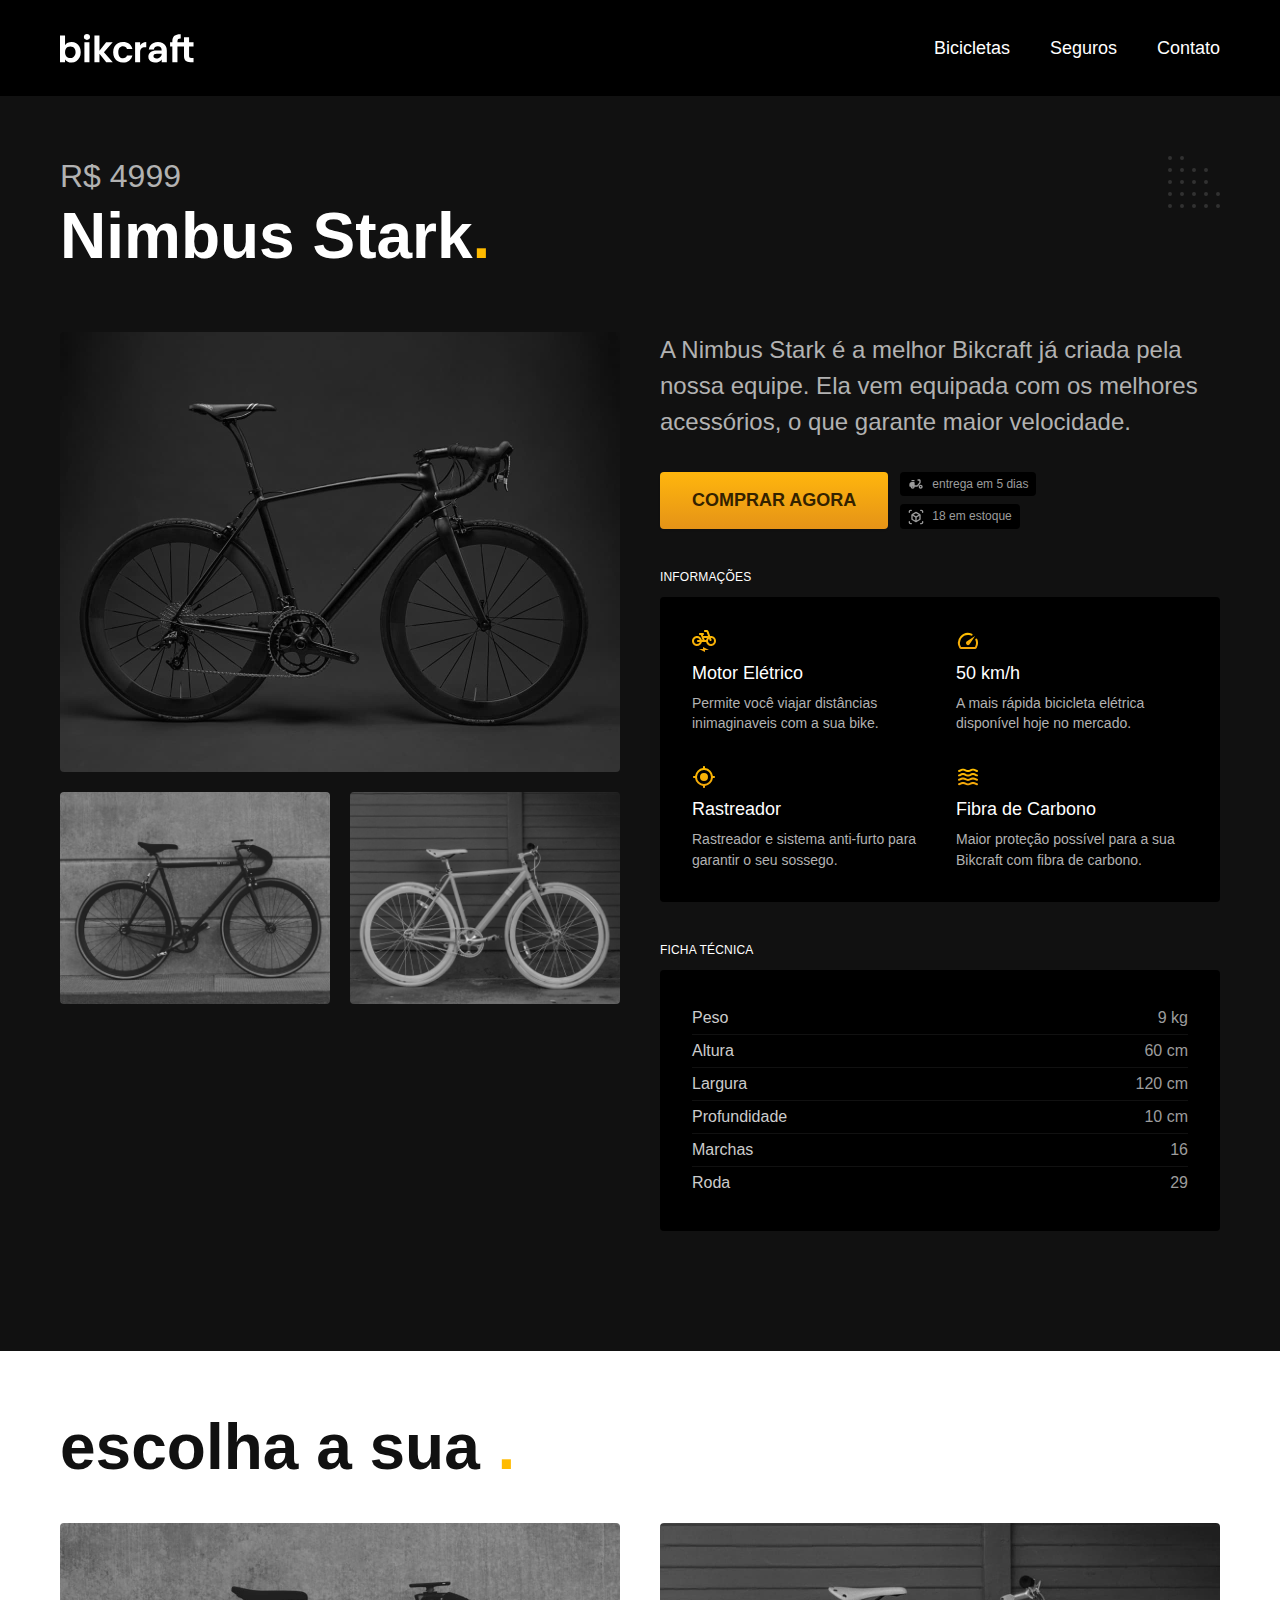
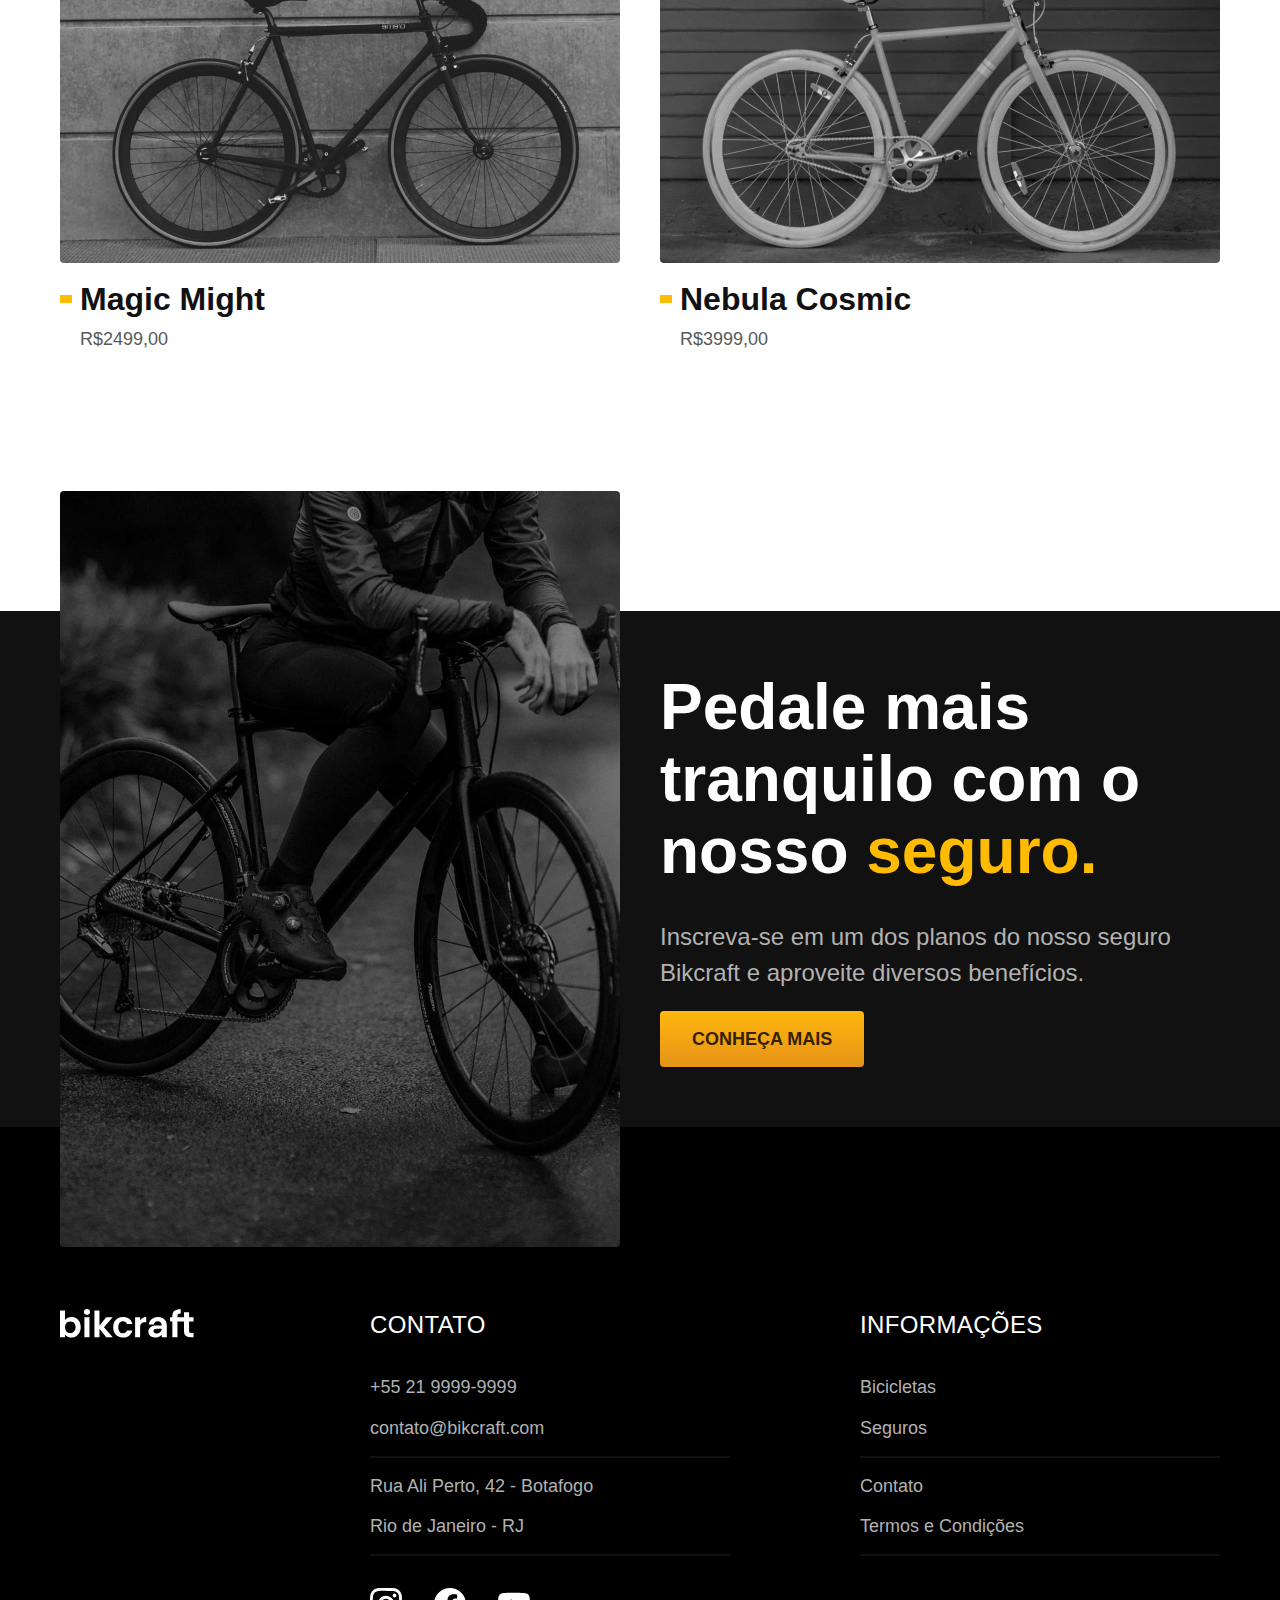
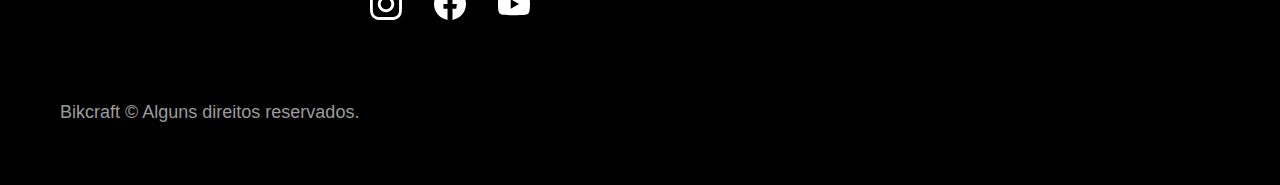
<file: bicicleta/nimbus.html>
<!DOCTYPE html>
<html lang="pt-br">

<head>
  <meta charset="UTF-8">
  <meta name="viewport" content="width=device-width, initial-scale=1.0">

  <title>Nimbus| Bikcraft</title>
  <meta name="description" content="Termos e condições.">

  <link rel="stylesheet" href="../css/style.css">
  <script>
    document.documentElement.classList.add('js')
  </script>

<body id="bicicleta">
  <header class="header-bg">
    <div class="header container">
      <a href="../">
        <img src="../img/bikcraft.svg" alt="Bikcraft">
      </a>

      <nav aria-label="primaria">
        <ul class="header-menu font-1-m cor-0">
          <li><a href="../bicicletas.html">Bicicletas</a></li>
          <li><a href="../seguros.html">Seguros</a></li>
          <li><a href="../contato.html">Contato</a></li>
        </ul>
      </nav>
    </div>
  </header>

  <main class="titulo-bg">
    <div>
      <div class="titulo container">
        <p class="font-2-xl cor-5">R$ 4999</p>
        <h1 class="font-1-xxl cor-0">Nimbus Stark<span class="cor-p1">.</span></h1>
      </div>
    </div>
    <div class="bicicleta container">
      <div class="bicicleta-imagens">
        <img src="../img/bicicleta/nimbus1.jpg" alt="Bicicleta 1">
        <img src="../img/bicicleta/nimbus2.jpg" alt="Bicicleta 2">
        <img src="../img/bicicleta/nimbus3.jpg" alt="Bicicleta 3">
      </div>
      <div class="bicicleta-conteudo">
        <p class="font-2-l cor-5">A Nimbus Stark é a melhor Bikcraft já criada pela nossa equipe. Ela vem equipada com os melhores acessórios, o que garante maior velocidade.</p>
        <div class="bicicleta-comprar">
          <a class="botao" href="../orcamento.html?tipo=bikcraft&produto=nimbus">Comprar Agora</a>
          <span class="font-1-xs cor-6"><img src="../img/icones/entrega.svg" alt=""> entrega em 5 dias</span>
          <span class="font-1-xs cor-6"><img src="../img/icones/estoque.svg" alt=""> 18 em estoque</span>
        </div>

        <h2 class="font-1-xs cor-0">Informações</h2>
        <ul class="bicicleta-informacoes">
          <li>
            <img src="../img/icones/eletrica.svg" alt="">
            <h3 class="font-1-m cor-0">Motor Elétrico</h3>
            <p class="font-2-xs cor-5">Permite você viajar distâncias inimaginaveis com a sua bike.</p>
          </li>
          <li>
            <img src="../img/icones/velocidade.svg" alt="">
            <h3 class="font-1-m cor-0">50 km/h</h3>
            <p class="font-2-xs cor-5">A mais rápida bicicleta elétrica disponível hoje no mercado.</p>
          </li>
          <li>
            <img src="../img/icones/rastreador.svg" alt="">
            <h3 class="font-1-m cor-0">Rastreador</h3>
            <p class="font-2-xs cor-5">Rastreador e sistema anti-furto para garantir o seu sossego.</p>
          </li>
          <li>
            <img src="../img/icones/carbono.svg" alt="">
            <h3 class="font-1-m cor-0">Fibra de Carbono</h3>
            <p class="font-2-xs cor-5">Maior proteção possível para a sua Bikcraft com fibra de carbono.</p>
          </li>
        </ul>
        <h2 class="font-1-xs cor-0">Ficha Técnica</h2>
        <ul class="bicicleta-ficha font-2-s cor-4">
          <li>Peso <span>9 kg</span></li>
          <li>Altura <span>60 cm</span></li>
          <li>Largura <span>120 cm</span></li>
          <li>Profundidade <span>10 cm</span></li>
          <li>Marchas <span>16</span></li>
          <li>Roda <span>29</span></li>
        </ul>
      </div>
    </div>
  </main>

  <article class="bicicletas-lista container">
    <h2 class="font-1-xxl ">escolha a sua <span class="cor-p1">.</span></h2>

    <ul>
      <li>
        <a href="./magic.html">
          <img src="../img/bicicletas/magic.jpg" alt="Bicilete preta.">
          <h3 class="font-1-xl">Magic Might</h3>
          <span class="font-2-m cor-8">R$2499,00</span>
        </a>
      </li>
      <li>
        <a href="./nebula.html">
          <img src="../img/bicicletas/nebula.jpg" alt="Bicilete preta.">
          <h3 class="font-1-xl">Nebula Cosmic</h3>
          <span class="font-2-m cor-8">R$3999,00</span>
        </a>
      </li>
    </ul>
  </article>

  <article class="seguro-bicicleta-bg">
    <div class="seguro container">
      <div class="seguro-imagem">
        <img src="../img/fotos/seguros.jpg" alt="Pessoa parada em cima de uma bicicleta">
      </div>
      <div class="seguro-conteudo">
        <h2 class="font-1-xxl cor-0">Pedale mais tranquilo com o nosso <span class="cor-p1">seguro.</span></h2>
        <p class="font-2-l cor-5">Inscreva-se em um dos planos do nosso seguro Bikcraft e aproveite diversos benefícios.</p>
        <a class="botao" href="../seguros.html">Conheça Mais</a>
      </div>
    </div>
  </article>

  <footer class="footer-bg">
    <div class="footer container">
      <img src="../img/bikcraft.svg" alt="Bikcraft">
      <div class="footer-contato">
        <h3 class="font-2-l-b cor-0">Contato</h3>
        <ul class="font-2-m cor-5">
          <li><a href="tel:+552199999999">+55 21 9999-9999</a></li>
          <li><a href="mailto:contato@bikcraft.com">contato@bikcraft.com</a></li>
          <li>Rua Ali Perto, 42 - Botafogo</li>
          <li>Rio de Janeiro - RJ</li>
        </ul>
        <div class="footer-redes">
          <a href="../">
            <img src="../img/redes/instagram.svg" alt="Instagram">
          </a>
          <a href="../">
            <img src="../img/redes/facebook.svg" alt="Facebook">
          </a>
          <a href="../">
            <img src="../img/redes/youtube.svg" alt="Youtube">
          </a>
        </div>
      </div>
      <div class="footer-informacoes">
        <h3 class="font-2-l-b cor-0">Informações</h3>
        <nav>
          <ul class="font-1-m cor-5">
            <li><a href="../bicicletas.html">Bicicletas</a></li>
            <li><a href="../seguros.html">Seguros</a></li>
            <li><a href="../contato.html">Contato</a></li>
            <li><a href="../termos.html">Termos e Condições</a></li>
          </ul>
        </nav>
      </div>
      <p class="footer-copy font-2-m cor-6">Bikcraft © Alguns direitos reservados.</p>
    </div>
  </footer>
  <script src="../js/script.js"></script>
</body>

</html>
</file>
<file: css/style.css>
@import "./global/global.css";
@import "./utilidades/tipografia.css";
@import "./utilidades/cores.css";
@import "./utilidades/animacao.css";

@import "./global/header.css";
@import "./global/footer.css";

/* Utilidades */
@import "./utilidades/componentes.css";
@import "./utilidades/formulario.css";

/* Home */
@import "./home/introducao.css";
@import "./home/tecnologia.css";
@import "./home/parceiros.css";
@import "./home/depoimento.css";
@import "./home/depoimento.css";

/* Bicicletas */
@import "./bicicletas/bicicletas-lista.css";
@import "./bicicletas/bicicletas.css";

/* Bicicleta */
@import "./bicicleta/bicicleta.css";
@import "./bicicleta/seguro.css";

/* Seguros */
@import "./seguros/seguros.css";
@import "./seguros/vantagens.css";
@import "./seguros/perguntas.css";

/* Contato */
@import "./contato/contato.css";
@import "./contato/lojas.css";

/* Orçamento */
@import "./orcamento/orcamento.css";

/* Termos */
@import "./termos/termos.css";
</file>
